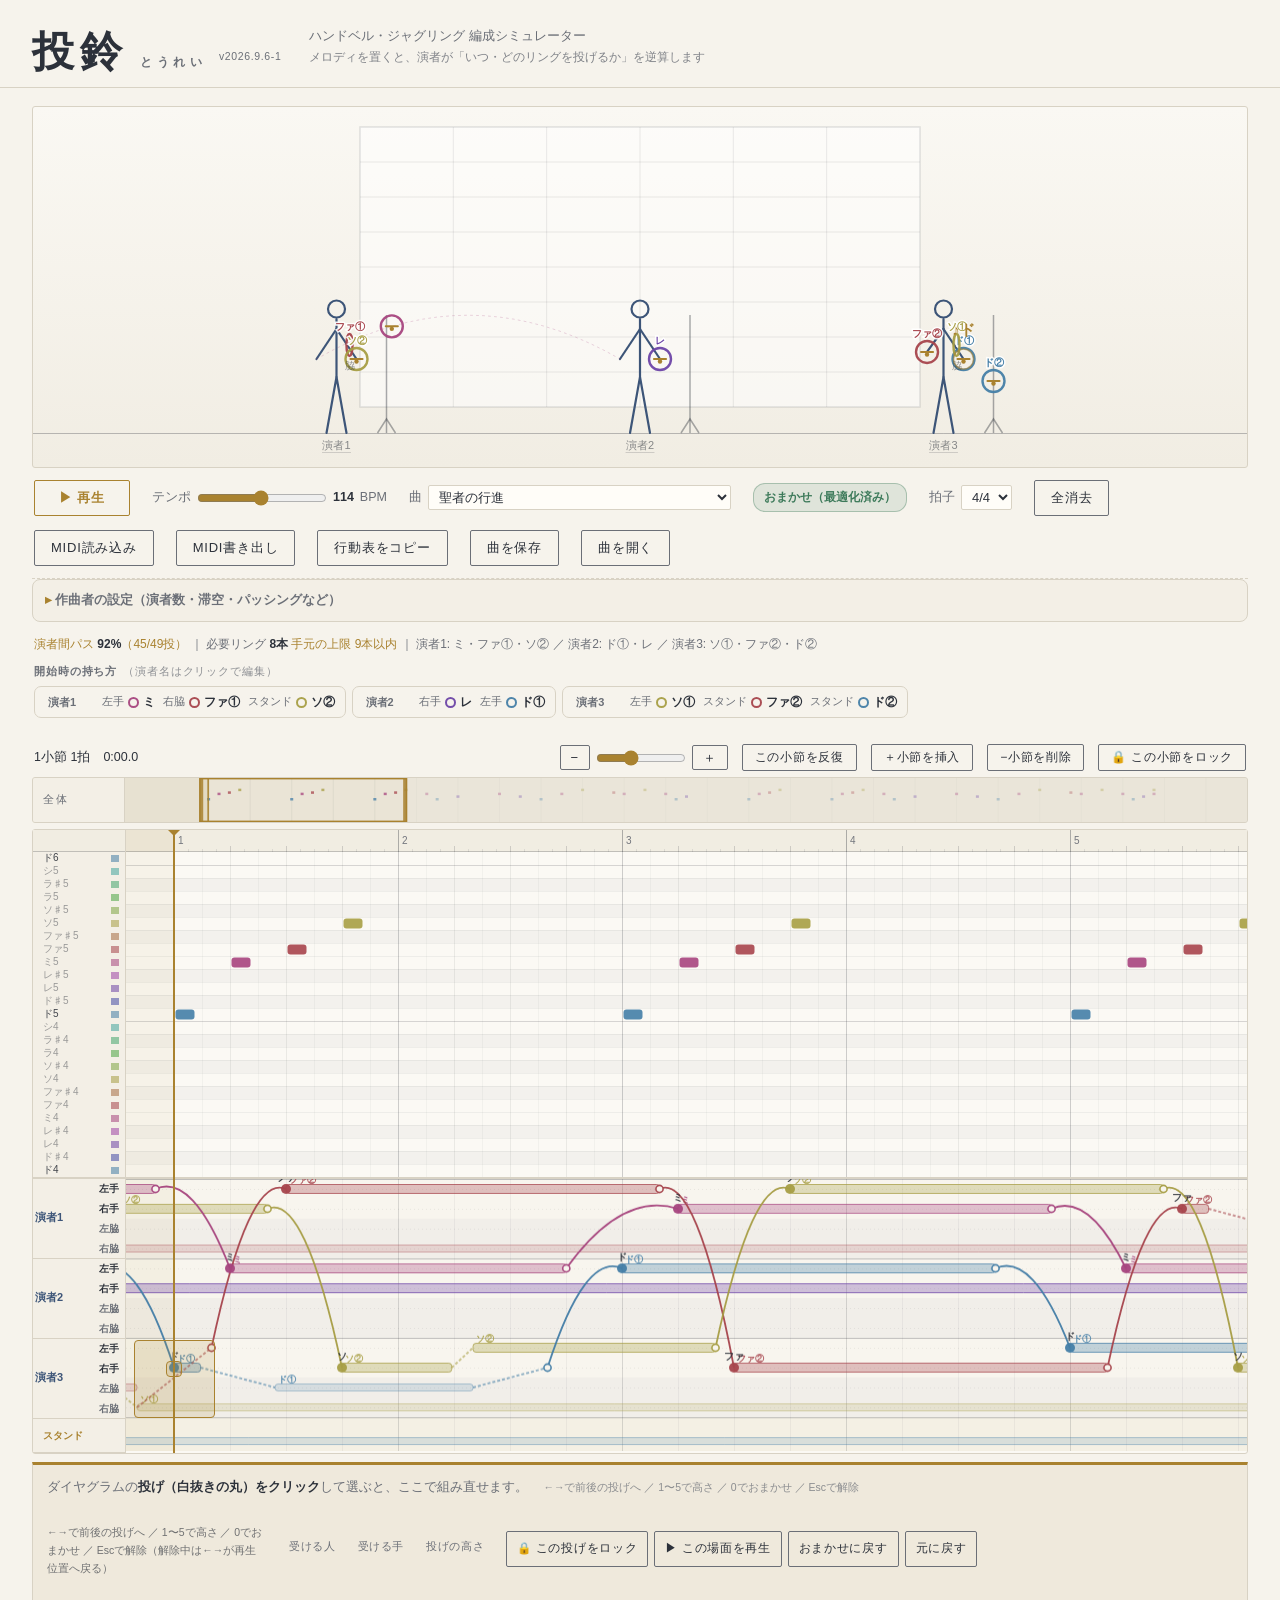
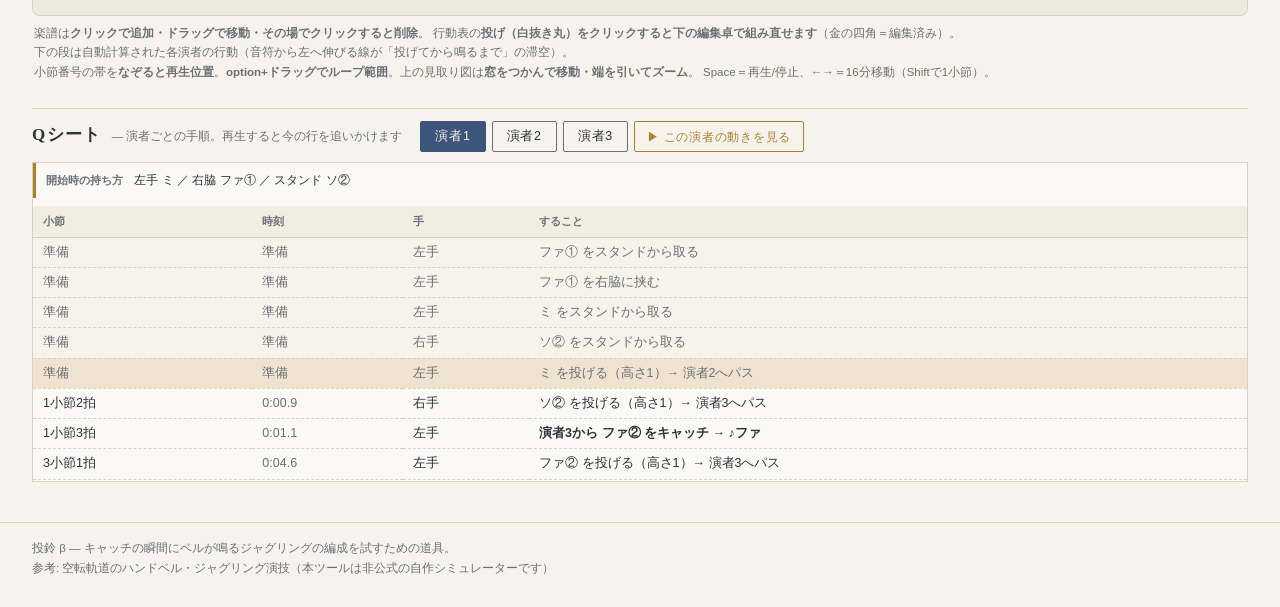
<file: index.html>
<!DOCTYPE html>
<html lang="ja">
<head>
<meta charset="UTF-8">
<meta name="viewport" content="width=device-width, initial-scale=1.0">
<title>投鈴 — ハンドベル・ジャグリング シミュレーター</title>
<link rel="stylesheet" href="css/style.css?v=29">
</head>
<body>
<header>
  <div class="title-block">
    <h1>投鈴<span class="reading">とうれい</span><span id="app-version">v2026.9.6-1</span></h1>
  </div>
  <p class="subtitle">ハンドベル・ジャグリング 編成シミュレーター<br>
    <span class="note">メロディを置くと、演者が「いつ・どのリングを投げるか」を逆算します</span></p>
</header>

<main>
  <section id="stage-wrap">
    <canvas id="stage"></canvas>
    <input id="stage-name" maxlength="8" aria-label="演者名">
  </section>

  <section id="transport">
    <button id="btn-play" class="primary">▶ 再生</button>
    <label class="tempo">テンポ
      <input type="range" id="inp-bpm" min="30" max="200" step="1" value="90"
        aria-label="テンポ（BPM）">
      <span id="bpm-val">90</span> BPM</label>
    <label>曲
      <select id="sel-preset"></select>
    </label>
    <span id="status-badge"></span>
    <label>拍子
      <select id="sel-meter" aria-label="拍子" title="小節の区切り方。音符の位置は変わらず、小節線と小節番号の数え方が変わる">
        <option value="4">4/4</option>
        <option value="3">3/4</option>
        <option value="2">2/4</option>
        <option value="6">6/8</option>
        <option value="5">5/4</option>
      </select>
    </label>
    <button id="btn-clear">全消去</button>
    <span class="spacer"></span>
    <button id="btn-more-toggle" type="button" class="mini-wide" aria-expanded="false" aria-controls="transport-more">その他の操作 ▾</button>
    <span id="transport-more">
      <button id="btn-load-midi">MIDI読み込み</button>
      <input type="file" id="inp-midi-file" accept=".mid,.midi,audio/midi" hidden>
      <button id="btn-midi">MIDI書き出し</button>
      <button id="btn-copy">行動表をコピー</button>
      <button id="btn-save-json" title="いまの音符と設定を1つのJSONファイルに書き出す（tools/analyze.mjs にそのまま渡せる）">曲を保存</button>
      <button id="btn-open-json" title="書き出したJSONを読み込んで、音符と設定を丸ごと復元する">曲を開く</button>
      <input type="file" id="inp-json-file" accept=".json,application/json" hidden>
    </span>
  </section>

  <!-- 作曲者向けの設定群（2026-08-26 レビュー A）。演者数・滞空・脇の本数・スタンド持ち替え・
       パッシング・リング上限・振り・音ズレ補正・無理のなさは、振付を組む側の道具であって
       演出家が触るものではない。既定は折りたたみ、開いたときだけ出す。 -->
  <details id="composer-settings">
    <summary>作曲者の設定（演者数・滞空・パッシングなど）</summary>
  <section id="config">
    <label>演者 <input type="number" id="inp-performers" min="1" max="5" value="3"> 人</label>
    <label>滞空時間 <input type="range" id="inp-flight" min="0.7" max="1.4" step="0.05" value="1.2">
      <span id="flight-val">1.2</span> 秒<span id="flight-height" class="sub-note"></span></label>
    <label>脇に挟める数 <input type="number" id="inp-waki" min="0" max="3" value="1"> 本</label>
    <label>スタンド持ち替え <input type="number" id="inp-stand" min="1" max="8" step="0.5" value="2"> 秒</label>
    <label>パッシング
      <select id="sel-pass">
        <option value="more" selected>多め</option>
        <option value="natural">自然に</option>
        <option value="off">なし</option>
      </select></label>
    <label title="用意するリングの総数の上限。空欄なら制限なし。同じ音のリングを複数本使う（連打対策）は自動で行われ、この上限の中に収まる">リング上限 <input type="number" id="inp-rings" min="3" max="20" placeholder="なし"> 本</label>
    <label class="check"><input type="checkbox" id="inp-shake" checked> 間に合わない音はフレーズ末でのみ振って鳴らす</label>
    <label class="av-sync" title="イヤホンやスピーカーの遅延で映像が音より先に動くとき、映像を遅らせて合わせる。Safariは遅延を自動検出できないため手動で調整する（Bluetoothなら150〜250msが目安）。この端末にだけ保存され、曲データには含まれない">
      音ズレ補正 <input type="range" id="inp-avsync" min="0" max="400" step="10" value="0">
      <span id="avsync-val">0</span>ms</label>
  </section>

  <details id="effort-panel">
    <summary>無理のなさ（人にとっての難しさをどう重く見るか）</summary>
    <div class="effort-grid">
      <label>手の余裕
        <select id="eff-gap">
          <option value="0.4">0.4秒（詰めてよい）</option>
          <option value="0.6" selected>0.6秒（標準）</option>
          <option value="0.8">0.8秒（ゆったり）</option>
          <option value="1.0">1.0秒（かなり余裕）</option>
        </select>
        <i>同じ手が続けて動くとき空けたい時間</i></label>
      <label>投げの高さの上限
        <select id="eff-level">
          <option value="2">高さ2まで</option>
          <option value="3">高さ3まで</option>
          <option value="4">高さ4まで</option>
          <option value="5" selected>制限なし</option>
        </select>
        <i>これを超える投げを避ける</i></label>
      <label>高さを揃える
        <select id="eff-even">
          <option value="0">気にしない</option>
          <option value="0.2" selected>ほどほど</option>
          <option value="0.6">よく揃える</option>
        </select>
        <i>同じ手の投げの高さを変えない</i></label>
      <label>演者の均等さ
        <select id="eff-load">
          <option value="0">気にしない</option>
          <option value="3" selected>ほどほど</option>
          <option value="8">よく均す</option>
        </select>
        <i>一人に動作が集中しないようにする</i></label>
      <label>遠い演者へのパス
        <select id="eff-far">
          <option value="0">許す</option>
          <option value="0.05" selected>控えめ</option>
          <option value="0.3">避ける</option>
        </select>
        <i>隣でない演者へ投げる距離の長いパス</i></label>
      <label>脇側の腕を使わない
        <select id="eff-arm">
          <option value="0">気にしない</option>
          <option value="0.1" selected>ほどほど</option>
          <option value="0.4">強く避ける</option>
        </select>
        <i>脇に挟んでいる側の腕でのキャッチを避ける</i></label>
      <label>リングの本数
        <select id="eff-ring">
          <option value="0.02">気にしない</option>
          <option value="0.1" selected>ほどほど</option>
          <option value="0.5">なるべく減らす</option>
        </select>
        <i>用意する鈴の総数</i></label>
    </div>
    <p class="effort-note" id="effort-now"></p>
  </details>
  </details>

  <div id="ring-summary"></div>
  <div id="start-layout"></div>
  <div id="notice" hidden></div>
  <div id="warnings" hidden></div>

  <section id="score-area">
    <div id="score-toolbar">
      <span id="pos-readout" title="現在位置（小節・拍 ／ 経過時間）" aria-hidden="true">1小節 1拍　0:00.0</span>
      <span id="pos-sr" class="sr-only" role="status" aria-live="polite" aria-atomic="true"></span>
      <span class="spacer"></span>
      <span class="zoom-group" title="ズーム（⌘＋ホイールでも）">
        <button id="btn-zoom-out" class="mini" aria-label="縮小">−</button>
        <input type="range" id="inp-zoom" min="10" max="140" value="56" aria-label="ズーム">
        <button id="btn-zoom-in" class="mini" aria-label="拡大">＋</button>
      </span>
      <button id="btn-loop-bar" class="mini-wide"
        title="いまの小節を繰り返して稽古する（ルーラーを option+ドラッグすると任意の範囲）">この小節を反復</button>
      <button id="btn-loop-clear" class="mini-wide" hidden>ループ解除</button>
      <button id="btn-bar-insert" class="mini-wide"
        title="再生位置の小節の前に空の1小節を入れ、以降の音符を後ろへずらす">＋小節を挿入</button>
      <button id="btn-bar-delete" class="mini-wide"
        title="再生位置の小節を消し、以降の音符を前へつめる（この小節の音符は消える）">−小節を削除</button>
      <button id="btn-bar-undo" class="mini-wide" hidden
        title="直前の小節操作を取り消す">取り消す</button>
      <button id="btn-bar-lock" class="mini-wide"
        title="再生位置の小節の全ての投げを今の形のまま凍結する。もう一度押すと解除">🔒 この小節をロック</button>
    </div>
    <div class="nav-row">
      <div class="nav-gutter">全体</div>
      <div id="nav-body"><canvas id="navigator"></canvas></div>
    </div>
    <div class="score-row">
      <div class="gutter-col">
        <div class="ruler-stub"></div>
        <canvas id="pr-gutter"></canvas>
        <div id="tl-gutter"></div>
      </div>
      <div id="scroll-area">
        <canvas id="ruler"></canvas>
        <div id="ruler-hit" role="group" aria-label="再生位置のルーラー（option+ドラッグでループ範囲）"
        title="なぞって再生位置・option+ドラッグでループ範囲"></div>
        <canvas id="pianoroll"></canvas>
        <canvas id="timeline"></canvas>
        <div id="playhead" hidden></div>
      </div>
    </div>
    <!-- 組み直しの編集卓（DAWのインスペクタ風・常設。2026-08-26 本人方針
         「この編集画面こそがクライアントが一番使うもの」）。浮きポップオーバーは廃止 -->
    <section id="edit-strip" aria-label="投げの編集">
      <div class="es-empty" id="es-empty">
        ダイヤグラムの<b>投げ（白抜きの丸）をクリック</b>して選ぶと、ここで組み直せます。
        <span class="es-keys">←→で前後の投げへ ／ 1〜5で高さ ／ 0でおまかせ ／ Escで解除</span>
      </div>
      <div class="es-body" id="es-body" hidden>
        <div class="es-id">
          <div class="es-note" id="es-note"></div>
          <div class="es-route" id="es-route"></div>
          <!-- 選択中はこの一行（2026-09-04 レビュー#7）。以前は空欄のときだけ出ていて、
               投げを選んだ瞬間に消えるため「←→で再生位置を動かせない理由」が画面から
               読み取れなかった（設計上は妥当な仕様だが、その説明が見えなくなっていた） -->
          <div class="es-keys-active">←→で前後の投げへ ／ 1〜5で高さ ／ 0でおまかせ ／ Escで解除（解除中は←→が再生位置へ戻る）</div>
        </div>
        <div class="es-groups">
          <div class="es-group">
            <div class="es-label">受ける人</div>
            <div class="es-seg" id="es-perf"></div>
          </div>
          <div class="es-group">
            <div class="es-label">受ける手</div>
            <div class="es-seg" id="es-hand"></div>
          </div>
          <div class="es-group">
            <div class="es-label">投げの高さ</div>
            <div class="es-seg" id="es-level"></div>
          </div>
        </div>
        <div class="es-actions">
          <button type="button" id="es-lock" title="この投げを今の形（投げ手・受け手・高さ）のまま凍結する。他を編集しても動かない">🔒 この投げをロック</button>
          <button type="button" id="es-play">▶ この場面を再生</button>
          <button type="button" id="es-auto">おまかせに戻す</button>
          <button type="button" id="es-undo" disabled>元に戻す</button>
        </div>
        <div class="es-status" id="es-status"></div>
      </div>
      <!-- 変更の履歴（2026-09-04 レビューB）。選択の有無に関わらず表示する
           （選択を外した後も「元に戻す」で戻せることが分かるように）。
           行のクリックは時間を巻き戻すのではなく該当の投げへ飛ぶだけ。時間を戻すのは
           上の「元に戻す」ボタン（履歴を1件ずつ多段で取り消す） -->
      <div class="es-history" id="es-history" hidden>
        <div class="es-history-head">変更の履歴（直近5件）</div>
        <ol id="es-history-list"></ol>
      </div>
    </section>
    <p class="hint"><span class="edit-only">楽譜は<b>クリックで追加・ドラッグで移動・その場でクリックすると削除</b>。
      行動表の<b>投げ（白抜き丸）をクリックすると下の編集卓で組み直せます</b>（金の四角＝編集済み）。
      <button type="button" id="btn-clear-fixes" hidden>✎ 編集をすべて解除</button><br></span>
      下の段は自動計算された各演者の行動（音符から左へ伸びる線が「投げてから鳴るまで」の滞空）。<br>
      小節番号の帯を<b>なぞると再生位置</b>。<span class="edit-only"><b>option+ドラッグでループ範囲</b>。上の見取り図は<b>窓をつかんで移動・端を引いてズーム</b>。
      Space＝再生/停止、←→＝16分移動（Shiftで1小節）。</span></p>
  </section>

  <section id="cuesheet">
    <div id="cuesheet-head">
      <h2>Qシート<span class="cuesheet-sub">— 演者ごとの手順。再生すると今の行を追いかけます</span></h2>
      <div id="cuesheet-tabs" role="tablist" aria-label="演者を選ぶ"></div>
    </div>
    <div id="cuesheet-body" role="tabpanel"></div>
  </section>

  <!-- 演者1人分の動きを大きく見るモーダル（Qシートの「動きを見る」から開く） -->
  <div id="solo-modal" hidden role="dialog" aria-modal="true" aria-labelledby="solo-title">
    <div id="solo-panel">
      <div id="solo-head">
        <h2 id="solo-title">演者の動き</h2>
        <span class="spacer"></span>
        <button id="solo-close" class="mini-wide" aria-label="閉じる">閉じる ✕</button>
      </div>
      <canvas id="solo-stage"></canvas>
      <div id="solo-now">—</div>
      <div id="solo-controls">
        <button id="solo-play" class="primary">▶ 再生</button>
        <button id="solo-prev" class="mini-wide">◀ 前の動作</button>
        <button id="solo-next" class="mini-wide">次の動作 ▶</button>
        <span class="spacer"></span>
        <label class="solo-speed">速さ
          <input type="range" id="solo-speed" min="0.25" max="1" step="0.05" value="0.5"
            aria-label="再生の速さ">
          <span id="solo-speed-val">0.5</span>倍</label>
      </div>
    </div>
  </div>
</main>

<footer>
  <p>投鈴 β — キャッチの瞬間にベルが鳴るジャグリングの編成を試すための道具。<br>
  参考: 空転軌道のハンドベル・ジャグリング演技（本ツールは非公式の自作シミュレーターです）</p>
</footer>

<script src="js/presets.js?v=3"></script>
<script src="js/songfile.js?v=5"></script>
<script src="js/songs.js?v=33"></script>
  <script src="js/seeds.js?v=12"></script>
  <script src="js/frozen.js?v=2"></script>
<script src="js/scheduler.js?v=31"></script>
<script src="js/audio.js?v=1"></script>
<script src="js/midi.js?v=2"></script>
<script src="js/pianoroll.js?v=3"></script>
<script src="js/navigator.js?v=1"></script>
<script src="js/timeline.js?v=7"></script>
<script src="js/stage.js?v=11"></script>
<script src="js/main.js?v=47"></script>
</body>
</html>
</file>
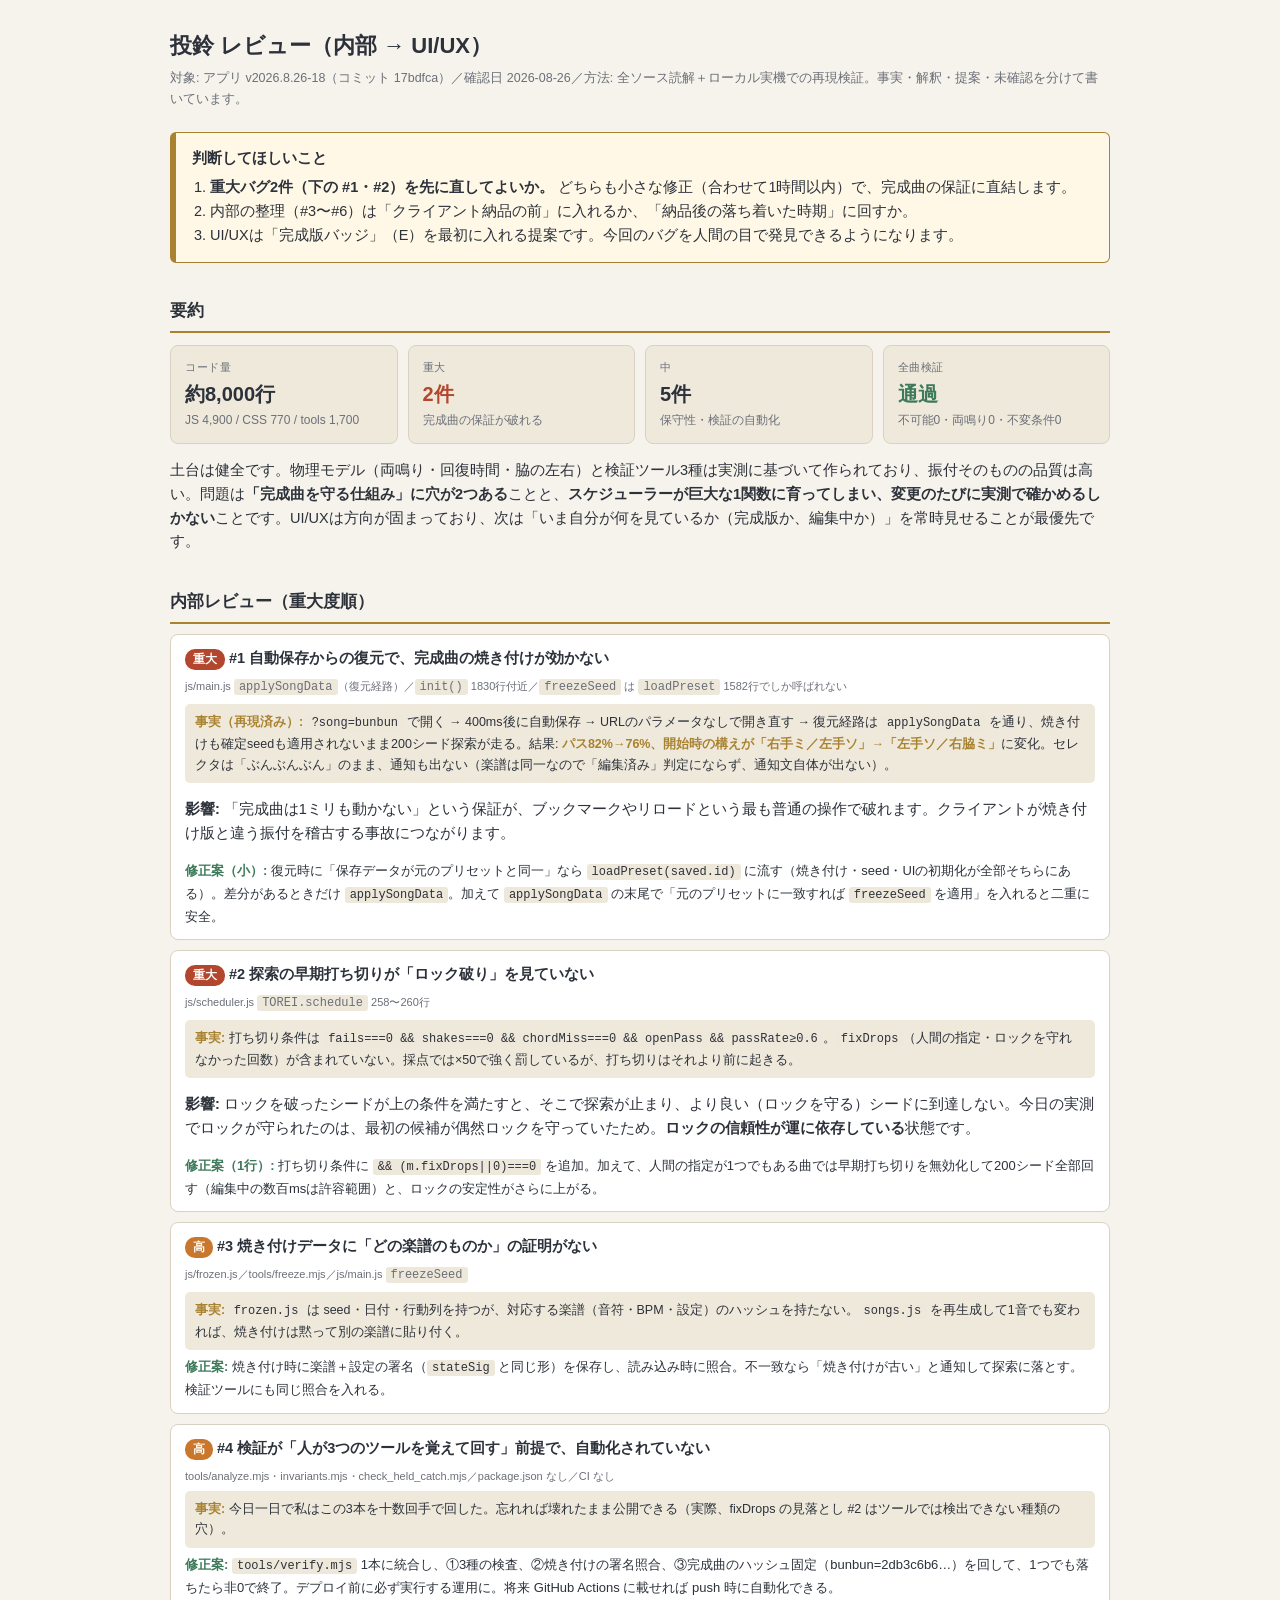
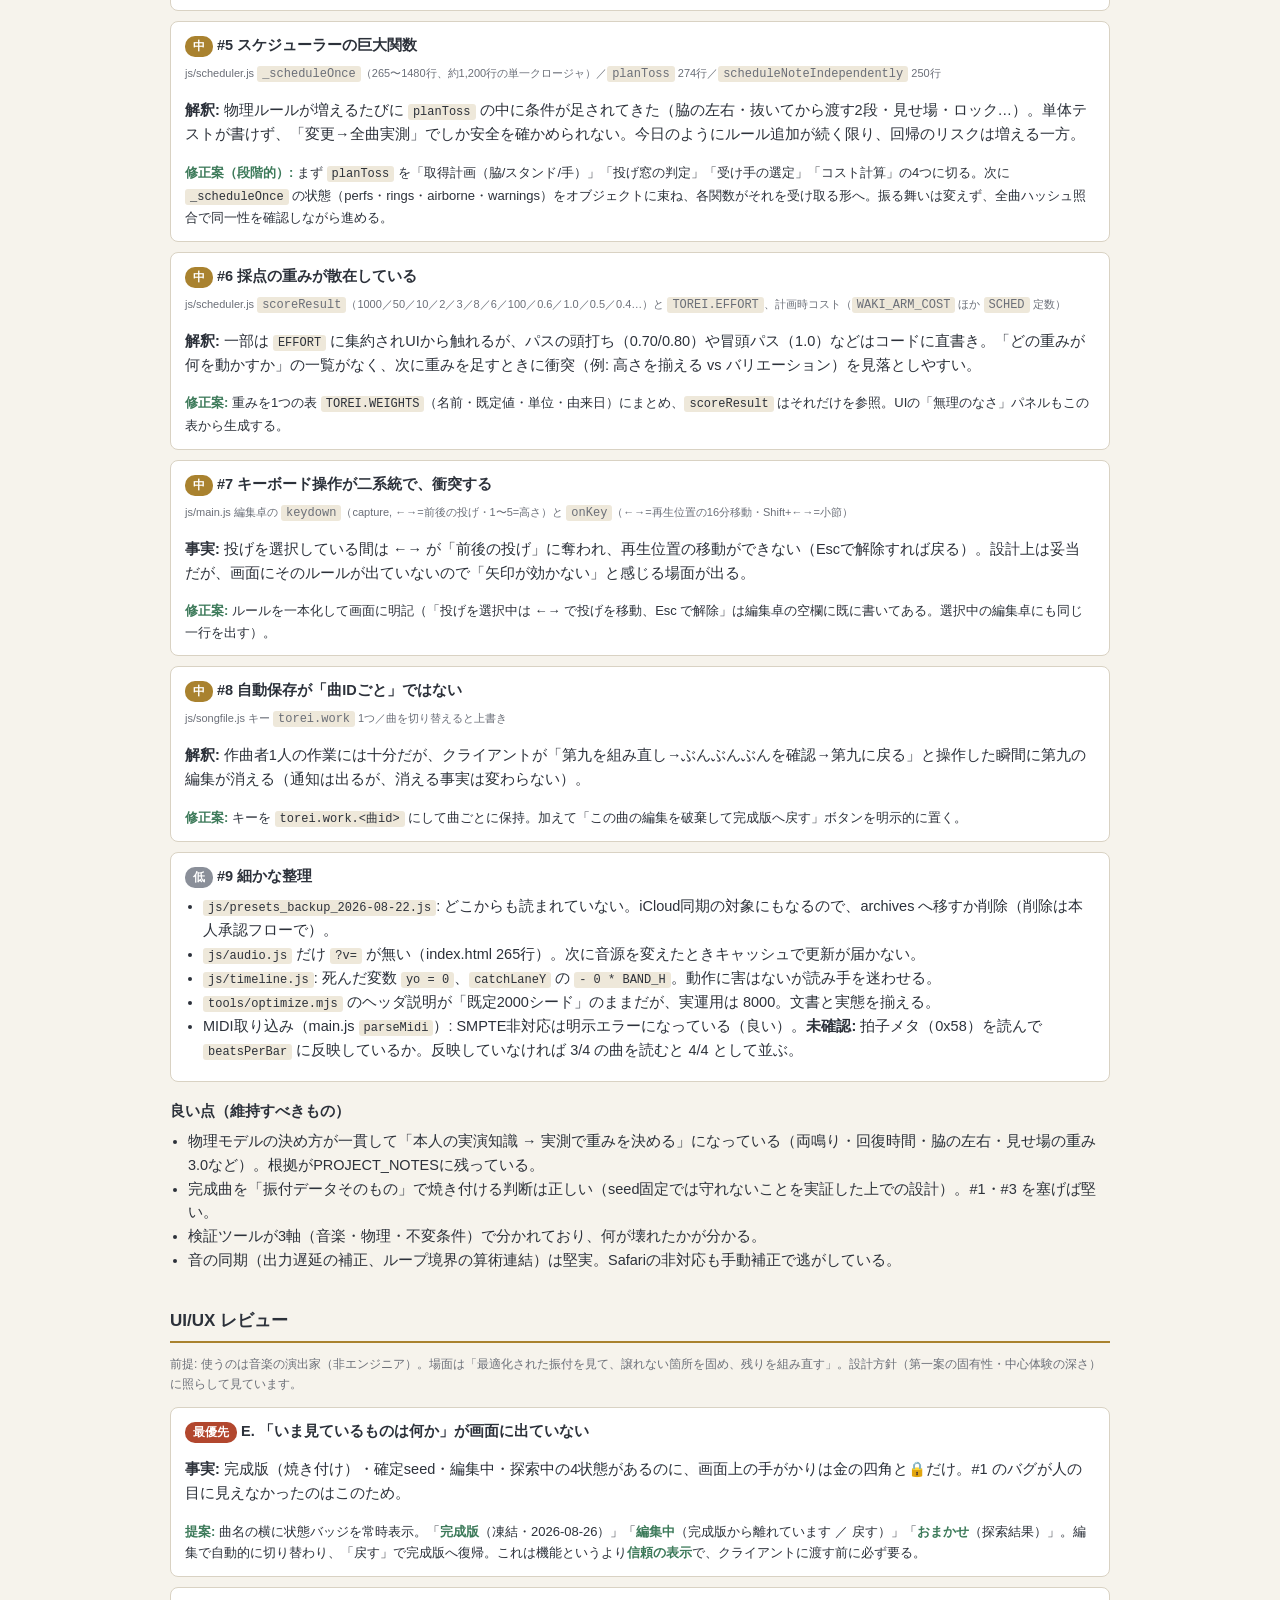
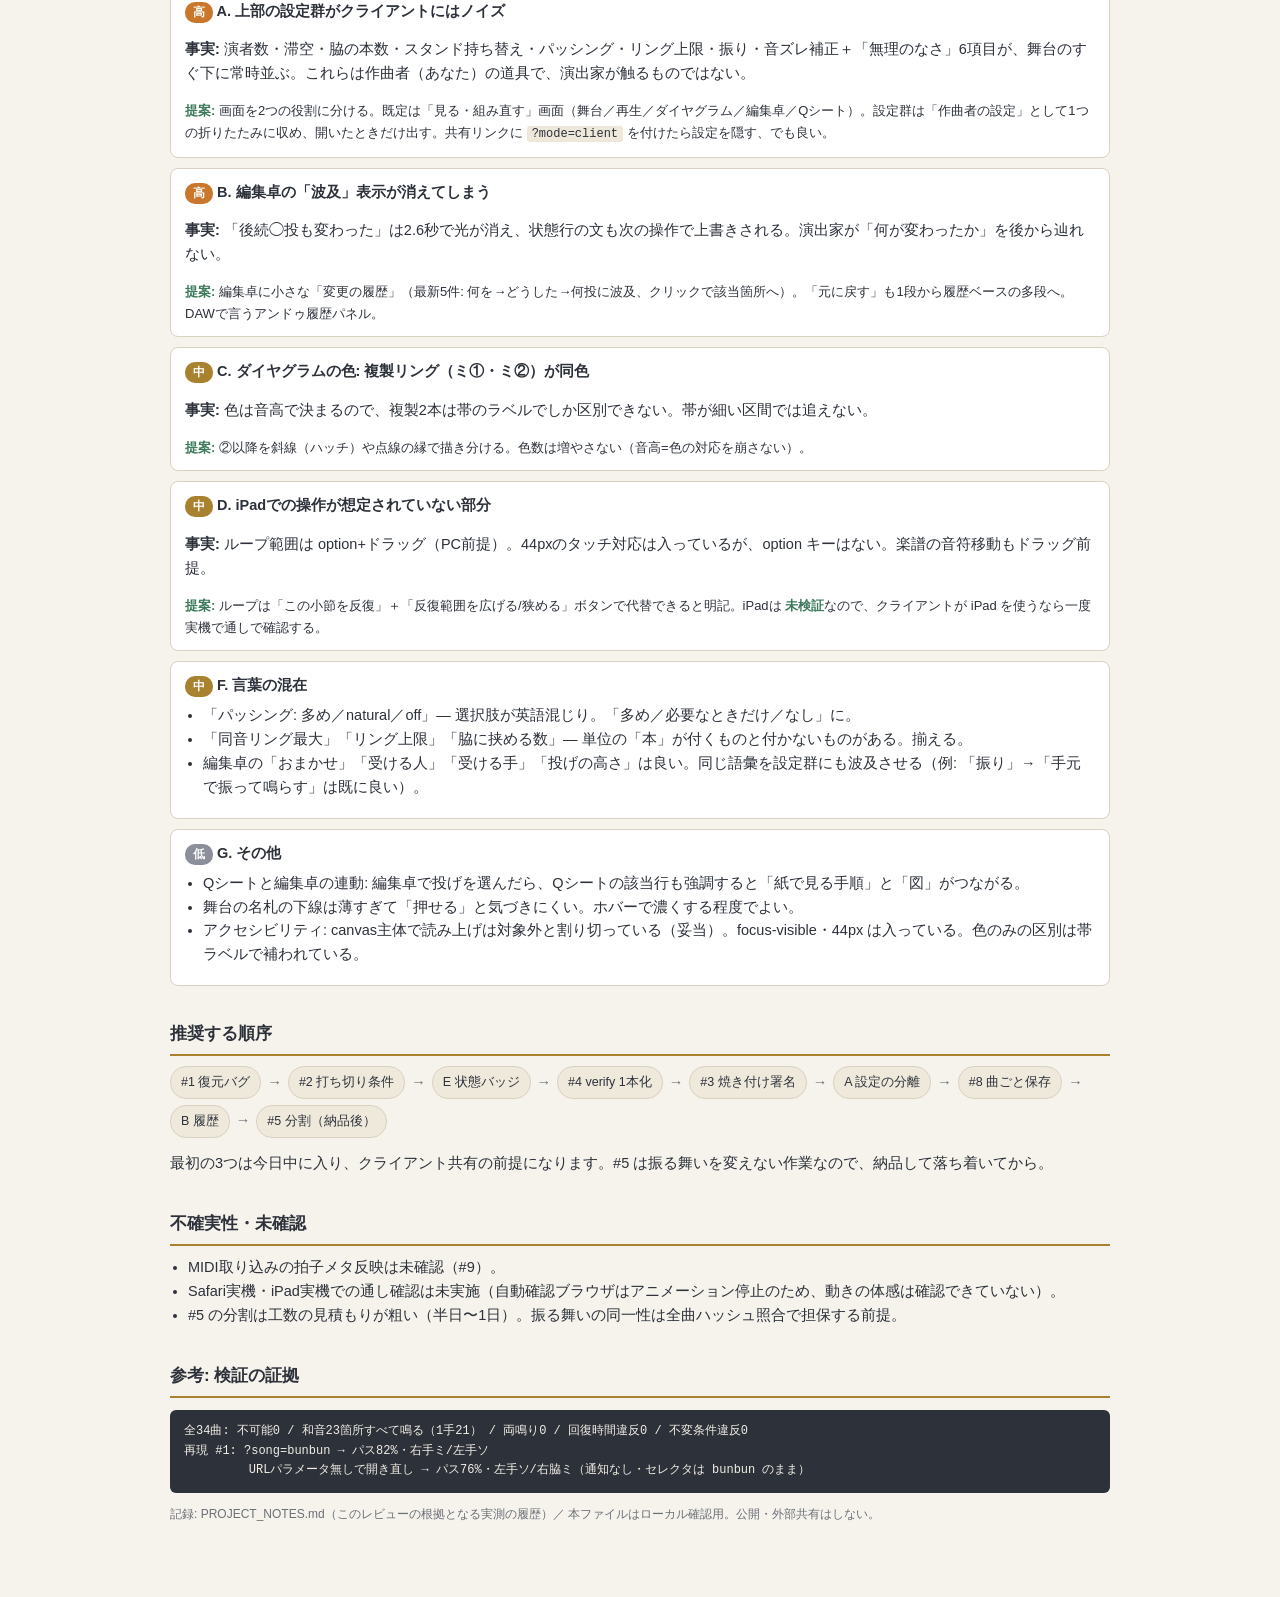
<file: docs/review_2026-08-26.html>
<!DOCTYPE html>
<html lang="ja">
<head>
<meta charset="UTF-8">
<meta name="viewport" content="width=device-width, initial-scale=1.0">
<title>投鈴 レビュー 2026-08-26 — 内部とUI/UX</title>
<style>
  :root { --ink:#2c313a; --soft:#6b6f78; --paper:#f6f3ec; --panel:#efe9dc; --line:#d9d2c3; --brass:#a9822f; --warn:#b2472e; --ok:#3d7a5a; }
  * { box-sizing: border-box; }
  body { margin:0; font-family:"Hiragino Sans","Hiragino Kaku Gothic ProN",sans-serif; color:var(--ink); background:var(--paper); line-height:1.65; font-size:14.5px; }
  main { max-width: 980px; margin: 0 auto; padding: 28px 20px 80px; }
  h1 { font-size: 22px; margin: 0 0 4px; }
  .meta { color: var(--soft); font-size: 12.5px; margin-bottom: 22px; }
  h2 { font-size: 17px; margin: 34px 0 10px; padding-bottom: 6px; border-bottom: 2px solid var(--brass); }
  h3 { font-size: 14.5px; margin: 18px 0 6px; }
  .ask { background: #fff8e6; border: 1px solid var(--brass); border-left: 6px solid var(--brass); padding: 14px 16px; border-radius: 6px; }
  .ask ol { margin: 6px 0 0 18px; padding: 0; }
  .cards { display: grid; grid-template-columns: repeat(auto-fit, minmax(200px, 1fr)); gap: 10px; margin: 12px 0; }
  .card { background: var(--panel); border: 1px solid var(--line); border-radius: 8px; padding: 12px 14px; }
  .card .k { font-size: 11px; color: var(--soft); letter-spacing: .06em; }
  .card .v { font-size: 20px; font-weight: 700; margin-top: 2px; }
  .card .s { font-size: 12px; color: var(--soft); }
  table { border-collapse: collapse; width: 100%; font-size: 13px; margin: 8px 0 14px; background: #fff; }
  th, td { border: 1px solid var(--line); padding: 7px 9px; vertical-align: top; text-align: left; }
  th { background: var(--panel); font-weight: 600; white-space: nowrap; }
  .sev { display:inline-block; padding:1px 8px; border-radius: 10px; font-size: 11.5px; font-weight: 700; color:#fff; white-space: nowrap; }
  .s1 { background: var(--warn); } .s2 { background: #c8772c; } .s3 { background: var(--brass); } .s4 { background: #8a8f99; } .s0 { background: var(--ok); }
  code { font-family: ui-monospace, Menlo, monospace; font-size: 12px; background: #eee8da; padding: 1px 5px; border-radius: 3px; }
  pre { background: #2c313a; color: #f2eee4; padding: 12px 14px; border-radius: 6px; font-size: 12px; overflow-x: auto; }
  .finding { border: 1px solid var(--line); border-radius: 8px; padding: 12px 14px; margin: 10px 0; background: #fff; }
  .finding h3 { margin: 0 0 6px; }
  .tag { font-size: 11px; color: var(--soft); }
  .ev { margin: 6px 0; padding: 8px 10px; background: var(--panel); border-radius: 5px; font-size: 12.5px; }
  .ev b { color: var(--brass); }
  .fix { margin-top: 6px; font-size: 13px; }
  .fix b { color: var(--ok); }
  ul { margin: 6px 0 6px 18px; padding: 0; }
  .small { font-size: 12px; color: var(--soft); }
  .flow { display:flex; flex-wrap:wrap; gap:6px; align-items:center; margin: 8px 0; }
  .flow span { background: var(--panel); border:1px solid var(--line); padding: 5px 10px; border-radius: 16px; font-size: 12.5px; }
  .flow em { font-style: normal; color: var(--soft); }
  @media (max-width: 640px) { body { font-size: 14px; } th, td { padding: 6px; } }
</style>
</head>
<body>
<main>
  <h1>投鈴 レビュー（内部 → UI/UX）</h1>
  <div class="meta">対象: アプリ v2026.8.26-18（コミット 17bdfca）／確認日 2026-08-26／方法: 全ソース読解＋ローカル実機での再現検証。事実・解釈・提案・未確認を分けて書いています。</div>

  <section class="ask">
    <strong>判断してほしいこと</strong>
    <ol>
      <li><b>重大バグ2件（下の #1・#2）を先に直してよいか。</b> どちらも小さな修正（合わせて1時間以内）で、完成曲の保証に直結します。</li>
      <li>内部の整理（#3〜#6）は「クライアント納品の前」に入れるか、「納品後の落ち着いた時期」に回すか。</li>
      <li>UI/UXは「完成版バッジ」（E）を最初に入れる提案です。今回のバグを人間の目で発見できるようになります。</li>
    </ol>
  </section>

  <h2>要約</h2>
  <div class="cards">
    <div class="card"><div class="k">コード量</div><div class="v">約8,000行</div><div class="s">JS 4,900 / CSS 770 / tools 1,700</div></div>
    <div class="card"><div class="k">重大</div><div class="v" style="color:var(--warn)">2件</div><div class="s">完成曲の保証が破れる</div></div>
    <div class="card"><div class="k">中</div><div class="v">5件</div><div class="s">保守性・検証の自動化</div></div>
    <div class="card"><div class="k">全曲検証</div><div class="v" style="color:var(--ok)">通過</div><div class="s">不可能0・両鳴り0・不変条件0</div></div>
  </div>
  <p>土台は健全です。物理モデル（両鳴り・回復時間・脇の左右）と検証ツール3種は実測に基づいて作られており、振付そのものの品質は高い。問題は<b>「完成曲を守る仕組み」に穴が2つある</b>ことと、<b>スケジューラーが巨大な1関数に育ってしまい、変更のたびに実測で確かめるしかない</b>ことです。UI/UXは方向が固まっており、次は「いま自分が何を見ているか（完成版か、編集中か）」を常時見せることが最優先です。</p>

  <h2>内部レビュー（重大度順）</h2>

  <div class="finding">
    <h3><span class="sev s1">重大</span> #1 自動保存からの復元で、完成曲の焼き付けが効かない</h3>
    <div class="tag">js/main.js <code>applySongData</code>（復元経路）／<code>init()</code> 1830行付近／<code>freezeSeed</code> は <code>loadPreset</code> 1582行でしか呼ばれない</div>
    <div class="ev"><b>事実（再現済み）:</b> <code>?song=bunbun</code> で開く → 400ms後に自動保存 → URLのパラメータなしで開き直す → 復元経路は <code>applySongData</code> を通り、焼き付けも確定seedも適用されないまま200シード探索が走る。結果: <b>パス82%→76%、開始時の構えが「右手ミ／左手ソ」→「左手ソ／右脇ミ」</b>に変化。セレクタは「ぶんぶんぶん」のまま、通知も出ない（楽譜は同一なので「編集済み」判定にならず、通知文自体が出ない）。</div>
    <p><b>影響:</b> 「完成曲は1ミリも動かない」という保証が、ブックマークやリロードという最も普通の操作で破れます。クライアントが焼き付け版と違う振付を稽古する事故につながります。</p>
    <div class="fix"><b>修正案（小）:</b> 復元時に「保存データが元のプリセットと同一」なら <code>loadPreset(saved.id)</code> に流す（焼き付け・seed・UIの初期化が全部そちらにある）。差分があるときだけ <code>applySongData</code>。加えて <code>applySongData</code> の末尾で「元のプリセットに一致すれば <code>freezeSeed</code> を適用」を入れると二重に安全。</div>
  </div>

  <div class="finding">
    <h3><span class="sev s1">重大</span> #2 探索の早期打ち切りが「ロック破り」を見ていない</h3>
    <div class="tag">js/scheduler.js <code>TOREI.schedule</code> 258〜260行</div>
    <div class="ev"><b>事実:</b> 打ち切り条件は <code>fails===0 &amp;&amp; shakes===0 &amp;&amp; chordMiss===0 &amp;&amp; openPass &amp;&amp; passRate≥0.6</code>。<code>fixDrops</code>（人間の指定・ロックを守れなかった回数）が含まれていない。採点では×50で強く罰しているが、打ち切りはそれより前に起きる。</div>
    <p><b>影響:</b> ロックを破ったシードが上の条件を満たすと、そこで探索が止まり、より良い（ロックを守る）シードに到達しない。今日の実測でロックが守られたのは、最初の候補が偶然ロックを守っていたため。<b>ロックの信頼性が運に依存している</b>状態です。</p>
    <div class="fix"><b>修正案（1行）:</b> 打ち切り条件に <code>&amp;&amp; (m.fixDrops||0)===0</code> を追加。加えて、人間の指定が1つでもある曲では早期打ち切りを無効化して200シード全部回す（編集中の数百msは許容範囲）と、ロックの安定性がさらに上がる。</div>
  </div>

  <div class="finding">
    <h3><span class="sev s2">高</span> #3 焼き付けデータに「どの楽譜のものか」の証明がない</h3>
    <div class="tag">js/frozen.js／tools/freeze.mjs／js/main.js <code>freezeSeed</code></div>
    <div class="ev"><b>事実:</b> <code>frozen.js</code> は seed・日付・行動列を持つが、対応する楽譜（音符・BPM・設定）のハッシュを持たない。<code>songs.js</code> を再生成して1音でも変われば、焼き付けは黙って別の楽譜に貼り付く。</div>
    <div class="fix"><b>修正案:</b> 焼き付け時に楽譜＋設定の署名（<code>stateSig</code> と同じ形）を保存し、読み込み時に照合。不一致なら「焼き付けが古い」と通知して探索に落とす。検証ツールにも同じ照合を入れる。</div>
  </div>

  <div class="finding">
    <h3><span class="sev s2">高</span> #4 検証が「人が3つのツールを覚えて回す」前提で、自動化されていない</h3>
    <div class="tag">tools/analyze.mjs・invariants.mjs・check_held_catch.mjs／package.json なし／CI なし</div>
    <div class="ev"><b>事実:</b> 今日一日で私はこの3本を十数回手で回した。忘れれば壊れたまま公開できる（実際、fixDrops の見落とし #2 はツールでは検出できない種類の穴）。</div>
    <div class="fix"><b>修正案:</b> <code>tools/verify.mjs</code> 1本に統合し、①3種の検査、②焼き付けの署名照合、③完成曲のハッシュ固定（bunbun=2db3c6b6…）を回して、1つでも落ちたら非0で終了。デプロイ前に必ず実行する運用に。将来 GitHub Actions に載せれば push 時に自動化できる。</div>
  </div>

  <div class="finding">
    <h3><span class="sev s3">中</span> #5 スケジューラーの巨大関数</h3>
    <div class="tag">js/scheduler.js <code>_scheduleOnce</code>（265〜1480行、約1,200行の単一クロージャ）／<code>planToss</code> 274行／<code>scheduleNoteIndependently</code> 250行</div>
    <p><b>解釈:</b> 物理ルールが増えるたびに <code>planToss</code> の中に条件が足されてきた（脇の左右・抜いてから渡す2段・見せ場・ロック…）。単体テストが書けず、「変更→全曲実測」でしか安全を確かめられない。今日のようにルール追加が続く限り、回帰のリスクは増える一方。</p>
    <div class="fix"><b>修正案（段階的）:</b> まず <code>planToss</code> を「取得計画（脇/スタンド/手）」「投げ窓の判定」「受け手の選定」「コスト計算」の4つに切る。次に <code>_scheduleOnce</code> の状態（perfs・rings・airborne・warnings）をオブジェクトに束ね、各関数がそれを受け取る形へ。振る舞いは変えず、全曲ハッシュ照合で同一性を確認しながら進める。</div>
  </div>

  <div class="finding">
    <h3><span class="sev s3">中</span> #6 採点の重みが散在している</h3>
    <div class="tag">js/scheduler.js <code>scoreResult</code>（1000／50／10／2／3／8／6／100／0.6／1.0／0.5／0.4…）と <code>TOREI.EFFORT</code>、計画時コスト（<code>WAKI_ARM_COST</code> ほか <code>SCHED</code> 定数）</div>
    <p><b>解釈:</b> 一部は <code>EFFORT</code> に集約されUIから触れるが、パスの頭打ち（0.70/0.80）や冒頭パス（1.0）などはコードに直書き。「どの重みが何を動かすか」の一覧がなく、次に重みを足すときに衝突（例: 高さを揃える vs バリエーション）を見落としやすい。</p>
    <div class="fix"><b>修正案:</b> 重みを1つの表 <code>TOREI.WEIGHTS</code>（名前・既定値・単位・由来日）にまとめ、<code>scoreResult</code> はそれだけを参照。UIの「無理のなさ」パネルもこの表から生成する。</div>
  </div>

  <div class="finding">
    <h3><span class="sev s3">中</span> #7 キーボード操作が二系統で、衝突する</h3>
    <div class="tag">js/main.js 編集卓の <code>keydown</code>（capture, ←→=前後の投げ・1〜5=高さ）と <code>onKey</code>（←→=再生位置の16分移動・Shift+←→=小節）</div>
    <p><b>事実:</b> 投げを選択している間は ←→ が「前後の投げ」に奪われ、再生位置の移動ができない（Escで解除すれば戻る）。設計上は妥当だが、画面にそのルールが出ていないので「矢印が効かない」と感じる場面が出る。</p>
    <div class="fix"><b>修正案:</b> ルールを一本化して画面に明記（「投げを選択中は ←→ で投げを移動、Esc で解除」は編集卓の空欄に既に書いてある。選択中の編集卓にも同じ一行を出す）。</div>
  </div>

  <div class="finding">
    <h3><span class="sev s3">中</span> #8 自動保存が「曲IDごと」ではない</h3>
    <div class="tag">js/songfile.js キー <code>torei.work</code> 1つ／曲を切り替えると上書き</div>
    <p><b>解釈:</b> 作曲者1人の作業には十分だが、クライアントが「第九を組み直し→ぶんぶんぶんを確認→第九に戻る」と操作した瞬間に第九の編集が消える（通知は出るが、消える事実は変わらない）。</p>
    <div class="fix"><b>修正案:</b> キーを <code>torei.work.&lt;曲id&gt;</code> にして曲ごとに保持。加えて「この曲の編集を破棄して完成版へ戻す」ボタンを明示的に置く。</div>
  </div>

  <div class="finding">
    <h3><span class="sev s4">低</span> #9 細かな整理</h3>
    <ul>
      <li><code>js/presets_backup_2026-08-22.js</code>: どこからも読まれていない。iCloud同期の対象にもなるので、archives へ移すか削除（削除は本人承認フローで）。</li>
      <li><code>js/audio.js</code> だけ <code>?v=</code> が無い（index.html 265行）。次に音源を変えたときキャッシュで更新が届かない。</li>
      <li><code>js/timeline.js</code>: 死んだ変数 <code>yo = 0</code>、<code>catchLaneY</code> の <code>- 0 * BAND_H</code>。動作に害はないが読み手を迷わせる。</li>
      <li><code>tools/optimize.mjs</code> のヘッダ説明が「既定2000シード」のままだが、実運用は 8000。文書と実態を揃える。</li>
      <li>MIDI取り込み（main.js <code>parseMidi</code>）: SMPTE非対応は明示エラーになっている（良い）。<b>未確認:</b> 拍子メタ（0x58）を読んで <code>beatsPerBar</code> に反映しているか。反映していなければ 3/4 の曲を読むと 4/4 として並ぶ。</li>
    </ul>
  </div>

  <h3>良い点（維持すべきもの）</h3>
  <ul>
    <li>物理モデルの決め方が一貫して「本人の実演知識 → 実測で重みを決める」になっている（両鳴り・回復時間・脇の左右・見せ場の重み3.0など）。根拠がPROJECT_NOTESに残っている。</li>
    <li>完成曲を「振付データそのもの」で焼き付ける判断は正しい（seed固定では守れないことを実証した上での設計）。#1・#3 を塞げば堅い。</li>
    <li>検証ツールが3軸（音楽・物理・不変条件）で分かれており、何が壊れたかが分かる。</li>
    <li>音の同期（出力遅延の補正、ループ境界の算術連結）は堅実。Safariの非対応も手動補正で逃がしている。</li>
  </ul>

  <h2>UI/UX レビュー</h2>
  <p class="small">前提: 使うのは音楽の演出家（非エンジニア）。場面は「最適化された振付を見て、譲れない箇所を固め、残りを組み直す」。設計方針（第一案の固有性・中心体験の深さ）に照らして見ています。</p>

  <div class="finding">
    <h3><span class="sev s1">最優先</span> E. 「いま見ているものは何か」が画面に出ていない</h3>
    <p><b>事実:</b> 完成版（焼き付け）・確定seed・編集中・探索中の4状態があるのに、画面上の手がかりは金の四角と🔒だけ。#1 のバグが人の目に見えなかったのはこのため。</p>
    <div class="fix"><b>提案:</b> 曲名の横に状態バッジを常時表示。「<b>完成版</b>（凍結・2026-08-26）」「<b>編集中</b>（完成版から離れています ／ 戻す）」「<b>おまかせ</b>（探索結果）」。編集で自動的に切り替わり、「戻す」で完成版へ復帰。これは機能というより<b>信頼の表示</b>で、クライアントに渡す前に必ず要る。</div>
  </div>

  <div class="finding">
    <h3><span class="sev s2">高</span> A. 上部の設定群がクライアントにはノイズ</h3>
    <p><b>事実:</b> 演者数・滞空・脇の本数・スタンド持ち替え・パッシング・リング上限・振り・音ズレ補正＋「無理のなさ」6項目が、舞台のすぐ下に常時並ぶ。これらは作曲者（あなた）の道具で、演出家が触るものではない。</p>
    <div class="fix"><b>提案:</b> 画面を2つの役割に分ける。既定は「見る・組み直す」画面（舞台／再生／ダイヤグラム／編集卓／Qシート）。設定群は「作曲者の設定」として1つの折りたたみに収め、開いたときだけ出す。共有リンクに <code>?mode=client</code> を付けたら設定を隠す、でも良い。</div>
  </div>

  <div class="finding">
    <h3><span class="sev s2">高</span> B. 編集卓の「波及」表示が消えてしまう</h3>
    <p><b>事実:</b> 「後続◯投も変わった」は2.6秒で光が消え、状態行の文も次の操作で上書きされる。演出家が「何が変わったか」を後から辿れない。</p>
    <div class="fix"><b>提案:</b> 編集卓に小さな「変更の履歴」（最新5件: 何を→どうした→何投に波及、クリックで該当箇所へ）。「元に戻す」も1段から履歴ベースの多段へ。DAWで言うアンドゥ履歴パネル。</div>
  </div>

  <div class="finding">
    <h3><span class="sev s3">中</span> C. ダイヤグラムの色: 複製リング（ミ①・ミ②）が同色</h3>
    <p><b>事実:</b> 色は音高で決まるので、複製2本は帯のラベルでしか区別できない。帯が細い区間では追えない。</p>
    <div class="fix"><b>提案:</b> ②以降を斜線（ハッチ）や点線の縁で描き分ける。色数は増やさない（音高=色の対応を崩さない）。</div>
  </div>

  <div class="finding">
    <h3><span class="sev s3">中</span> D. iPadでの操作が想定されていない部分</h3>
    <p><b>事実:</b> ループ範囲は option+ドラッグ（PC前提）。44pxのタッチ対応は入っているが、option キーはない。楽譜の音符移動もドラッグ前提。</p>
    <div class="fix"><b>提案:</b> ループは「この小節を反復」＋「反復範囲を広げる/狭める」ボタンで代替できると明記。iPadは <b>未検証</b>なので、クライアントが iPad を使うなら一度実機で通しで確認する。</div>
  </div>

  <div class="finding">
    <h3><span class="sev s3">中</span> F. 言葉の混在</h3>
    <ul>
      <li>「パッシング: 多め／natural／off」— 選択肢が英語混じり。「多め／必要なときだけ／なし」に。</li>
      <li>「同音リング最大」「リング上限」「脇に挟める数」— 単位の「本」が付くものと付かないものがある。揃える。</li>
      <li>編集卓の「おまかせ」「受ける人」「受ける手」「投げの高さ」は良い。同じ語彙を設定群にも波及させる（例: 「振り」→「手元で振って鳴らす」は既に良い）。</li>
    </ul>
  </div>

  <div class="finding">
    <h3><span class="sev s4">低</span> G. その他</h3>
    <ul>
      <li>Qシートと編集卓の連動: 編集卓で投げを選んだら、Qシートの該当行も強調すると「紙で見る手順」と「図」がつながる。</li>
      <li>舞台の名札の下線は薄すぎて「押せる」と気づきにくい。ホバーで濃くする程度でよい。</li>
      <li>アクセシビリティ: canvas主体で読み上げは対象外と割り切っている（妥当）。focus-visible・44px は入っている。色のみの区別は帯ラベルで補われている。</li>
    </ul>
  </div>

  <h2>推奨する順序</h2>
  <div class="flow">
    <span>#1 復元バグ</span><em>→</em><span>#2 打ち切り条件</span><em>→</em><span>E 状態バッジ</span><em>→</em><span>#4 verify 1本化</span><em>→</em><span>#3 焼き付け署名</span><em>→</em><span>A 設定の分離</span><em>→</em><span>#8 曲ごと保存</span><em>→</em><span>B 履歴</span><em>→</em><span>#5 分割（納品後）</span>
  </div>
  <p>最初の3つは今日中に入り、クライアント共有の前提になります。#5 は振る舞いを変えない作業なので、納品して落ち着いてから。</p>

  <h2>不確実性・未確認</h2>
  <ul>
    <li>MIDI取り込みの拍子メタ反映は未確認（#9）。</li>
    <li>Safari実機・iPad実機での通し確認は未実施（自動確認ブラウザはアニメーション停止のため、動きの体感は確認できていない）。</li>
    <li>#5 の分割は工数の見積もりが粗い（半日〜1日）。振る舞いの同一性は全曲ハッシュ照合で担保する前提。</li>
  </ul>

  <h2>参考: 検証の証拠</h2>
  <pre>全34曲: 不可能0 / 和音23箇所すべて鳴る（1手21） / 両鳴り0 / 回復時間違反0 / 不変条件違反0
再現 #1: ?song=bunbun → パス82%・右手ミ/左手ソ
         URLパラメータ無しで開き直し → パス76%・左手ソ/右脇ミ（通知なし・セレクタは bunbun のまま）</pre>
  <p class="small">記録: PROJECT_NOTES.md（このレビューの根拠となる実測の履歴）／ 本ファイルはローカル確認用。公開・外部共有はしない。</p>
</main>
</body>
</html>
</file>
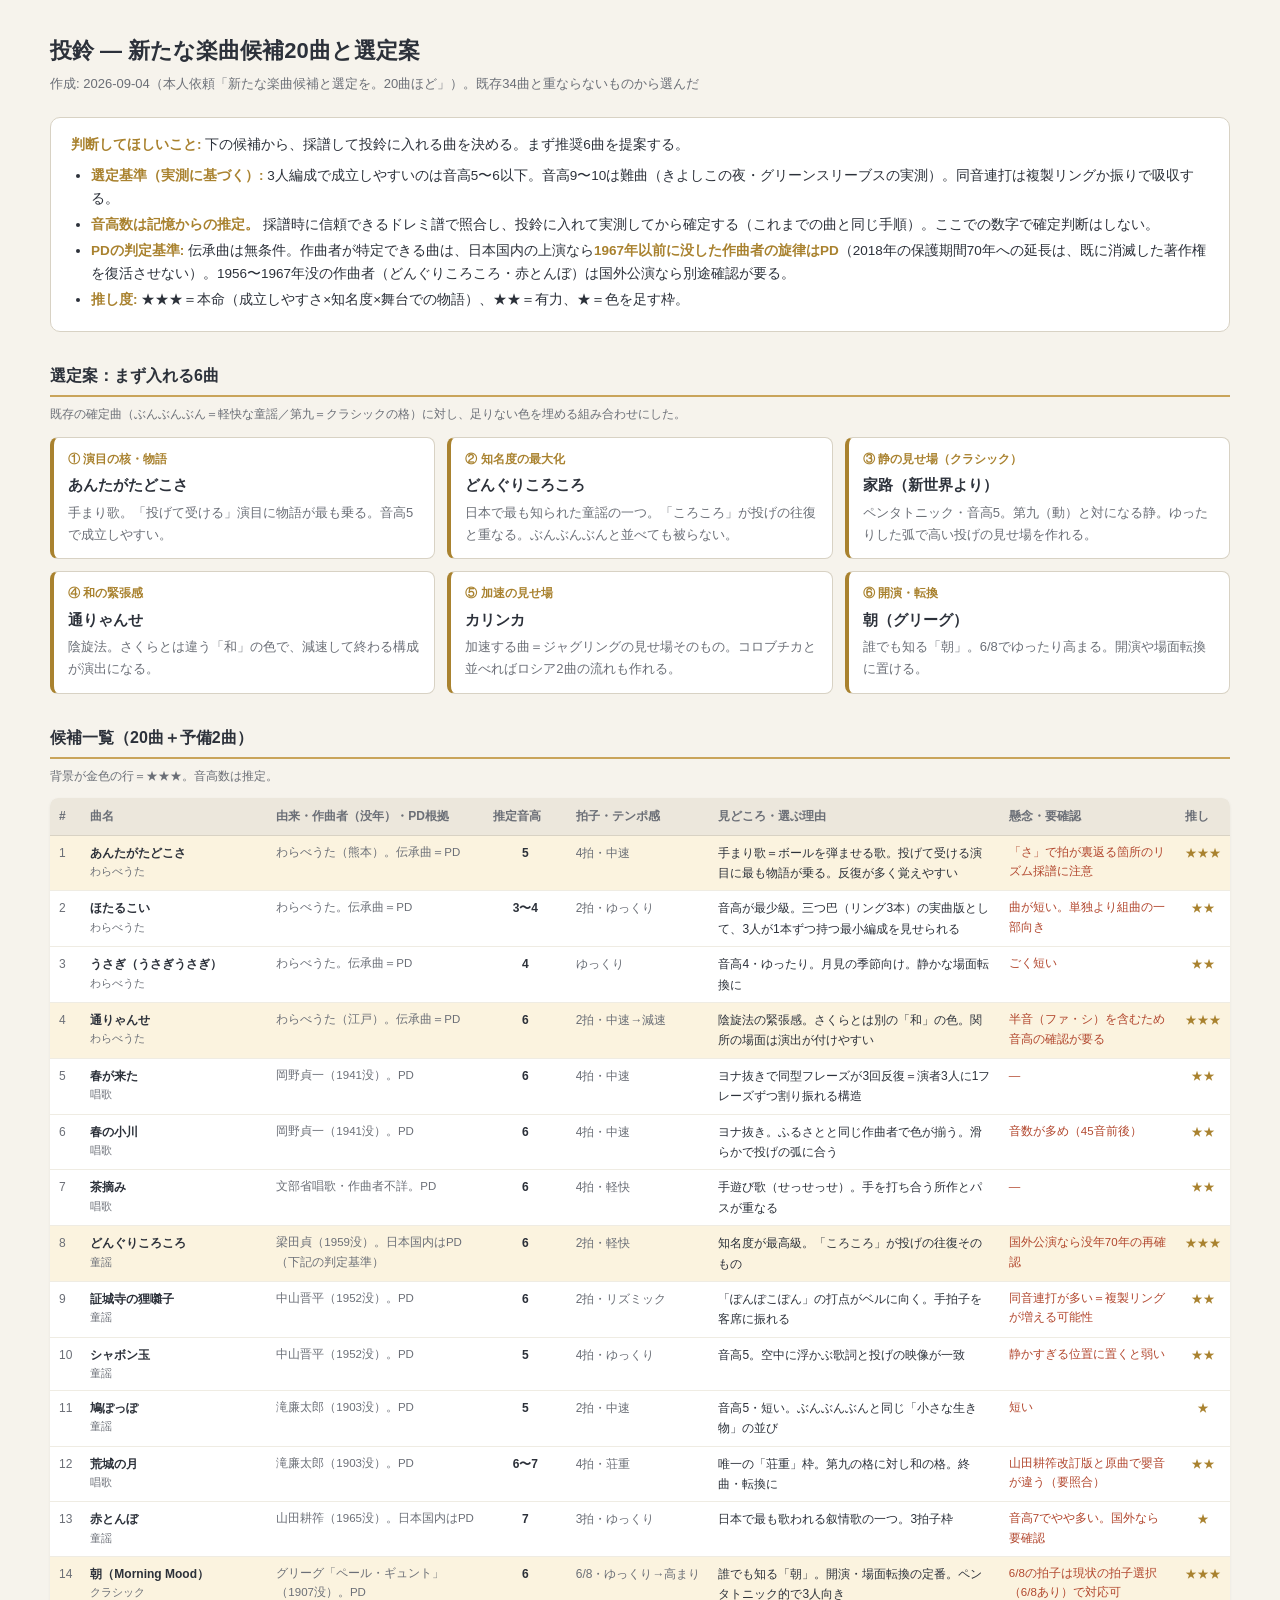
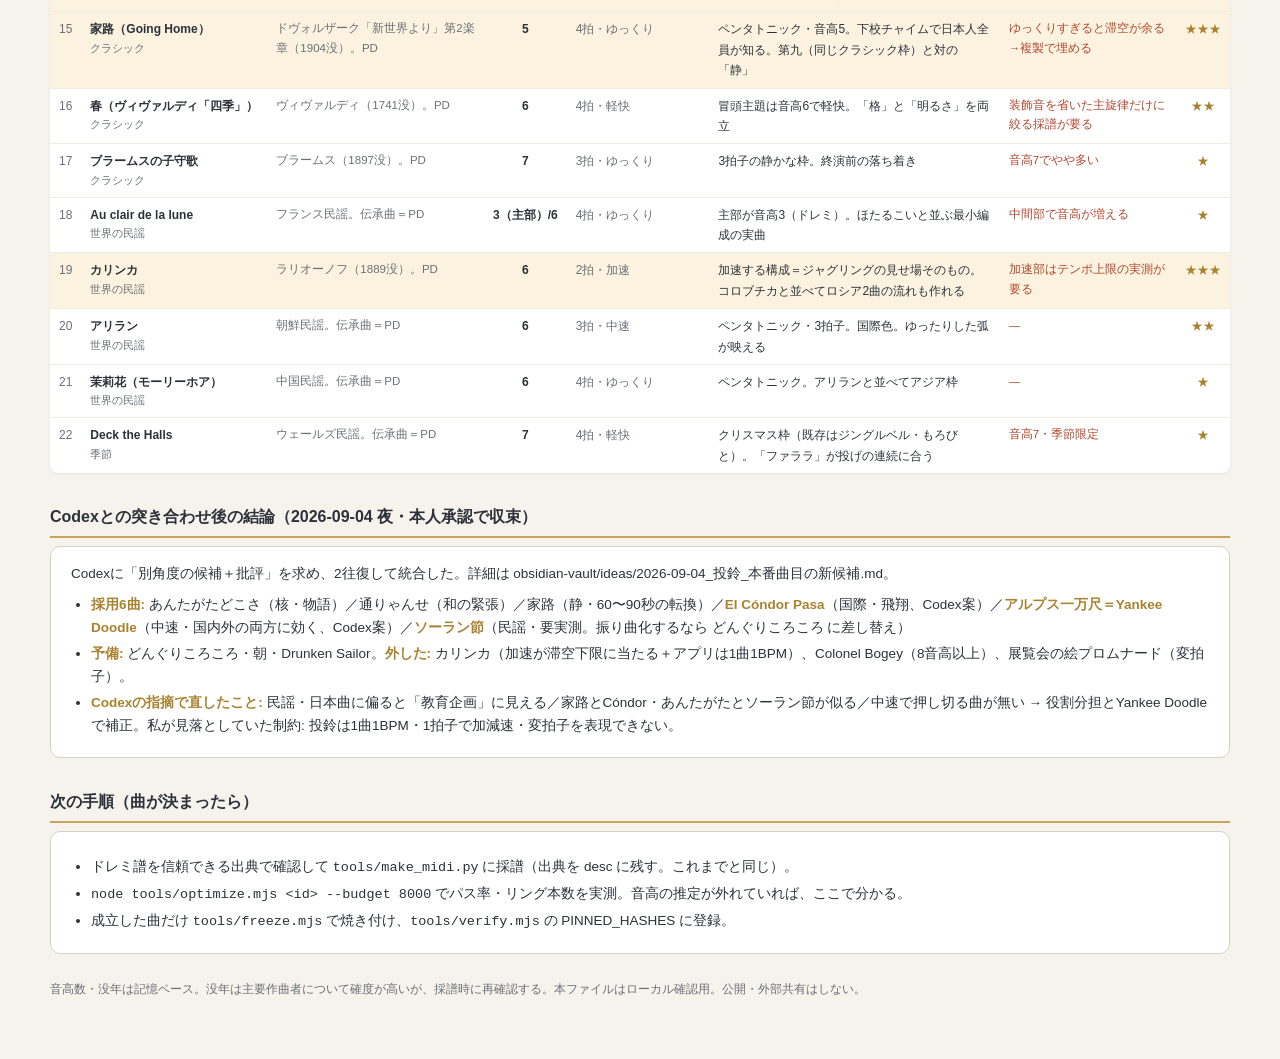
<file: docs/song_candidates_2026-09-04.html>
<!DOCTYPE html>
<html lang="ja"><head><meta charset="UTF-8"><meta name="viewport" content="width=device-width, initial-scale=1.0">
<title>投鈴 — 新たな楽曲候補20曲と選定案（2026-09-04）</title>
<style>
:root{--paper:#f6f3ec;--paper-deep:#ece7dc;--ink:#2c313a;--ink-soft:#6b6f77;--line:#d8d2c4;--brass:#a9822f;--brass-soft:#c9a45a;--performer:#3d5578;--warn:#b2472e}
*{box-sizing:border-box} body{margin:0;padding:32px 28px 60px;background:var(--paper);color:var(--ink);font-family:-apple-system,"Hiragino Sans",sans-serif;line-height:1.7}
.wrap{max-width:1180px;margin:0 auto} h1{font-size:22px;margin:0 0 4px} .sub{color:var(--ink-soft);font-size:13px;margin-bottom:22px}
.box{background:#fff;border:1px solid var(--line);border-radius:10px;padding:16px 20px;margin-bottom:22px;font-size:13.5px}
.box b{color:var(--brass)} .box ul{margin:8px 0 0;padding-left:20px} .box li{margin:3px 0}
h2{font-size:16px;margin:30px 0 8px;border-bottom:2px solid var(--brass-soft);padding-bottom:6px}
.pick{display:grid;grid-template-columns:repeat(auto-fit,minmax(300px,1fr));gap:12px;margin:12px 0 6px}
.card{background:#fff;border:1px solid var(--line);border-left:4px solid var(--brass);border-radius:8px;padding:12px 14px;font-size:13px}
.card h3{margin:0 0 4px;font-size:14.5px} .card .role{color:var(--brass);font-size:11.5px;font-weight:600;margin-bottom:4px}
.card p{margin:0;color:var(--ink-soft)}
table{width:100%;border-collapse:collapse;background:#fff;border-radius:8px;overflow:hidden;box-shadow:0 1px 3px rgba(0,0,0,.06);font-size:12px}
th{background:var(--paper-deep);text-align:left;padding:8px 9px;font-weight:600;color:var(--ink-soft);border-bottom:1px solid var(--line);white-space:nowrap}
td{padding:7px 9px;border-bottom:1px solid #efece3;vertical-align:top} tr:last-child td{border-bottom:none}
tr.tier3{background:#fbf3df} td.rank{color:var(--ink-soft);width:22px} td.name{font-weight:600;white-space:nowrap}
.cat{display:block;font-weight:400;font-size:10.5px;color:var(--ink-soft)} td.src{color:var(--ink-soft);font-size:11.5px;min-width:150px}
td.num{text-align:center;white-space:nowrap;font-weight:700} td.meta{white-space:nowrap;color:var(--ink-soft)}
td.why{min-width:220px} td.risk{color:var(--warn);font-size:11.5px;min-width:150px} td.push{white-space:nowrap;color:var(--brass);text-align:center}
.foot{margin-top:26px;font-size:11.5px;color:var(--ink-soft)}
.legend{font-size:11.5px;color:var(--ink-soft);margin:8px 0 12px}
</style></head><body><div class="wrap">
<h1>投鈴 — 新たな楽曲候補20曲と選定案</h1>
<div class="sub">作成: 2026-09-04（本人依頼「新たな楽曲候補と選定を。20曲ほど」）。既存34曲と重ならないものから選んだ</div>

<div class="box"><b>判断してほしいこと:</b> 下の候補から、採譜して投鈴に入れる曲を決める。まず推奨6曲を提案する。
<ul>
<li><b>選定基準（実測に基づく）:</b> 3人編成で成立しやすいのは音高5〜6以下。音高9〜10は難曲（きよしこの夜・グリーンスリーブスの実測）。同音連打は複製リングか振りで吸収する。</li>
<li><b>音高数は記憶からの推定。</b> 採譜時に信頼できるドレミ譜で照合し、投鈴に入れて実測してから確定する（これまでの曲と同じ手順）。ここでの数字で確定判断はしない。</li>
<li><b>PDの判定基準:</b> 伝承曲は無条件。作曲者が特定できる曲は、日本国内の上演なら<b>1967年以前に没した作曲者の旋律はPD</b>（2018年の保護期間70年への延長は、既に消滅した著作権を復活させない）。1956〜1967年没の作曲者（どんぐりころころ・赤とんぼ）は国外公演なら別途確認が要る。</li>
<li><b>推し度:</b> ★★★＝本命（成立しやすさ×知名度×舞台での物語）、★★＝有力、★＝色を足す枠。</li>
</ul></div>

<h2>選定案：まず入れる6曲</h2>
<div class="legend">既存の確定曲（ぶんぶんぶん＝軽快な童謡／第九＝クラシックの格）に対し、足りない色を埋める組み合わせにした。</div>
<div class="pick">
<div class="card"><div class="role">① 演目の核・物語</div><h3>あんたがたどこさ</h3><p>手まり歌。「投げて受ける」演目に物語が最も乗る。音高5で成立しやすい。</p></div>
<div class="card"><div class="role">② 知名度の最大化</div><h3>どんぐりころころ</h3><p>日本で最も知られた童謡の一つ。「ころころ」が投げの往復と重なる。ぶんぶんぶんと並べても被らない。</p></div>
<div class="card"><div class="role">③ 静の見せ場（クラシック）</div><h3>家路（新世界より）</h3><p>ペンタトニック・音高5。第九（動）と対になる静。ゆったりした弧で高い投げの見せ場を作れる。</p></div>
<div class="card"><div class="role">④ 和の緊張感</div><h3>通りゃんせ</h3><p>陰旋法。さくらとは違う「和」の色で、減速して終わる構成が演出になる。</p></div>
<div class="card"><div class="role">⑤ 加速の見せ場</div><h3>カリンカ</h3><p>加速する曲＝ジャグリングの見せ場そのもの。コロブチカと並べればロシア2曲の流れも作れる。</p></div>
<div class="card"><div class="role">⑥ 開演・転換</div><h3>朝（グリーグ）</h3><p>誰でも知る「朝」。6/8でゆったり高まる。開演や場面転換に置ける。</p></div>
</div>

<h2>候補一覧（20曲＋予備2曲）</h2>
<div class="legend">背景が金色の行＝★★★。音高数は推定。</div>
<table><thead><tr><th>#</th><th>曲名</th><th>由来・作曲者（没年）・PD根拠</th><th>推定音高</th><th>拍子・テンポ感</th><th>見どころ・選ぶ理由</th><th>懸念・要確認</th><th>推し</th></tr></thead>
<tbody>
<tr class="tier3">
  <td class="rank">1</td>
  <td class="name">あんたがたどこさ<span class="cat">わらべうた</span></td>
  <td class="src">わらべうた（熊本）。伝承曲＝PD</td>
  <td class="num">5</td>
  <td class="meta">4拍・中速</td>
  <td class="why">手まり歌＝ボールを弾ませる歌。投げて受ける演目に最も物語が乗る。反復が多く覚えやすい</td>
  <td class="risk">「さ」で拍が裏返る箇所のリズム採譜に注意</td>
  <td class="ctr push">★★★</td>
</tr>
<tr class="tier2">
  <td class="rank">2</td>
  <td class="name">ほたるこい<span class="cat">わらべうた</span></td>
  <td class="src">わらべうた。伝承曲＝PD</td>
  <td class="num">3〜4</td>
  <td class="meta">2拍・ゆっくり</td>
  <td class="why">音高が最少級。三つ巴（リング3本）の実曲版として、3人が1本ずつ持つ最小編成を見せられる</td>
  <td class="risk">曲が短い。単独より組曲の一部向き</td>
  <td class="ctr push">★★</td>
</tr>
<tr class="tier2">
  <td class="rank">3</td>
  <td class="name">うさぎ（うさぎうさぎ）<span class="cat">わらべうた</span></td>
  <td class="src">わらべうた。伝承曲＝PD</td>
  <td class="num">4</td>
  <td class="meta">ゆっくり</td>
  <td class="why">音高4・ゆったり。月見の季節向け。静かな場面転換に</td>
  <td class="risk">ごく短い</td>
  <td class="ctr push">★★</td>
</tr>
<tr class="tier3">
  <td class="rank">4</td>
  <td class="name">通りゃんせ<span class="cat">わらべうた</span></td>
  <td class="src">わらべうた（江戸）。伝承曲＝PD</td>
  <td class="num">6</td>
  <td class="meta">2拍・中速→減速</td>
  <td class="why">陰旋法の緊張感。さくらとは別の「和」の色。関所の場面は演出が付けやすい</td>
  <td class="risk">半音（ファ・シ）を含むため音高の確認が要る</td>
  <td class="ctr push">★★★</td>
</tr>
<tr class="tier2">
  <td class="rank">5</td>
  <td class="name">春が来た<span class="cat">唱歌</span></td>
  <td class="src">岡野貞一（1941没）。PD</td>
  <td class="num">6</td>
  <td class="meta">4拍・中速</td>
  <td class="why">ヨナ抜きで同型フレーズが3回反復＝演者3人に1フレーズずつ割り振れる構造</td>
  <td class="risk">—</td>
  <td class="ctr push">★★</td>
</tr>
<tr class="tier2">
  <td class="rank">6</td>
  <td class="name">春の小川<span class="cat">唱歌</span></td>
  <td class="src">岡野貞一（1941没）。PD</td>
  <td class="num">6</td>
  <td class="meta">4拍・中速</td>
  <td class="why">ヨナ抜き。ふるさとと同じ作曲者で色が揃う。滑らかで投げの弧に合う</td>
  <td class="risk">音数が多め（45音前後）</td>
  <td class="ctr push">★★</td>
</tr>
<tr class="tier2">
  <td class="rank">7</td>
  <td class="name">茶摘み<span class="cat">唱歌</span></td>
  <td class="src">文部省唱歌・作曲者不詳。PD</td>
  <td class="num">6</td>
  <td class="meta">4拍・軽快</td>
  <td class="why">手遊び歌（せっせっせ）。手を打ち合う所作とパスが重なる</td>
  <td class="risk">—</td>
  <td class="ctr push">★★</td>
</tr>
<tr class="tier3">
  <td class="rank">8</td>
  <td class="name">どんぐりころころ<span class="cat">童謡</span></td>
  <td class="src">梁田貞（1959没）。日本国内はPD（下記の判定基準）</td>
  <td class="num">6</td>
  <td class="meta">2拍・軽快</td>
  <td class="why">知名度が最高級。「ころころ」が投げの往復そのもの</td>
  <td class="risk">国外公演なら没年70年の再確認</td>
  <td class="ctr push">★★★</td>
</tr>
<tr class="tier2">
  <td class="rank">9</td>
  <td class="name">証城寺の狸囃子<span class="cat">童謡</span></td>
  <td class="src">中山晋平（1952没）。PD</td>
  <td class="num">6</td>
  <td class="meta">2拍・リズミック</td>
  <td class="why">「ぽんぽこぽん」の打点がベルに向く。手拍子を客席に振れる</td>
  <td class="risk">同音連打が多い＝複製リングが増える可能性</td>
  <td class="ctr push">★★</td>
</tr>
<tr class="tier2">
  <td class="rank">10</td>
  <td class="name">シャボン玉<span class="cat">童謡</span></td>
  <td class="src">中山晋平（1952没）。PD</td>
  <td class="num">5</td>
  <td class="meta">4拍・ゆっくり</td>
  <td class="why">音高5。空中に浮かぶ歌詞と投げの映像が一致</td>
  <td class="risk">静かすぎる位置に置くと弱い</td>
  <td class="ctr push">★★</td>
</tr>
<tr class="tier1">
  <td class="rank">11</td>
  <td class="name">鳩ぽっぽ<span class="cat">童謡</span></td>
  <td class="src">滝廉太郎（1903没）。PD</td>
  <td class="num">5</td>
  <td class="meta">2拍・中速</td>
  <td class="why">音高5・短い。ぶんぶんぶんと同じ「小さな生き物」の並び</td>
  <td class="risk">短い</td>
  <td class="ctr push">★</td>
</tr>
<tr class="tier2">
  <td class="rank">12</td>
  <td class="name">荒城の月<span class="cat">唱歌</span></td>
  <td class="src">滝廉太郎（1903没）。PD</td>
  <td class="num">6〜7</td>
  <td class="meta">4拍・荘重</td>
  <td class="why">唯一の「荘重」枠。第九の格に対し和の格。終曲・転換に</td>
  <td class="risk">山田耕筰改訂版と原曲で嬰音が違う（要照合）</td>
  <td class="ctr push">★★</td>
</tr>
<tr class="tier1">
  <td class="rank">13</td>
  <td class="name">赤とんぼ<span class="cat">童謡</span></td>
  <td class="src">山田耕筰（1965没）。日本国内はPD</td>
  <td class="num">7</td>
  <td class="meta">3拍・ゆっくり</td>
  <td class="why">日本で最も歌われる叙情歌の一つ。3拍子枠</td>
  <td class="risk">音高7でやや多い。国外なら要確認</td>
  <td class="ctr push">★</td>
</tr>
<tr class="tier3">
  <td class="rank">14</td>
  <td class="name">朝（Morning Mood）<span class="cat">クラシック</span></td>
  <td class="src">グリーグ「ペール・ギュント」（1907没）。PD</td>
  <td class="num">6</td>
  <td class="meta">6/8・ゆっくり→高まり</td>
  <td class="why">誰でも知る「朝」。開演・場面転換の定番。ペンタトニック的で3人向き</td>
  <td class="risk">6/8の拍子は現状の拍子選択（6/8あり）で対応可</td>
  <td class="ctr push">★★★</td>
</tr>
<tr class="tier3">
  <td class="rank">15</td>
  <td class="name">家路（Going Home）<span class="cat">クラシック</span></td>
  <td class="src">ドヴォルザーク「新世界より」第2楽章（1904没）。PD</td>
  <td class="num">5</td>
  <td class="meta">4拍・ゆっくり</td>
  <td class="why">ペンタトニック・音高5。下校チャイムで日本人全員が知る。第九（同じクラシック枠）と対の「静」</td>
  <td class="risk">ゆっくりすぎると滞空が余る→複製で埋める</td>
  <td class="ctr push">★★★</td>
</tr>
<tr class="tier2">
  <td class="rank">16</td>
  <td class="name">春（ヴィヴァルディ「四季」）<span class="cat">クラシック</span></td>
  <td class="src">ヴィヴァルディ（1741没）。PD</td>
  <td class="num">6</td>
  <td class="meta">4拍・軽快</td>
  <td class="why">冒頭主題は音高6で軽快。「格」と「明るさ」を両立</td>
  <td class="risk">装飾音を省いた主旋律だけに絞る採譜が要る</td>
  <td class="ctr push">★★</td>
</tr>
<tr class="tier1">
  <td class="rank">17</td>
  <td class="name">ブラームスの子守歌<span class="cat">クラシック</span></td>
  <td class="src">ブラームス（1897没）。PD</td>
  <td class="num">7</td>
  <td class="meta">3拍・ゆっくり</td>
  <td class="why">3拍子の静かな枠。終演前の落ち着き</td>
  <td class="risk">音高7でやや多い</td>
  <td class="ctr push">★</td>
</tr>
<tr class="tier1">
  <td class="rank">18</td>
  <td class="name">Au clair de la lune<span class="cat">世界の民謡</span></td>
  <td class="src">フランス民謡。伝承曲＝PD</td>
  <td class="num">3（主部）/6</td>
  <td class="meta">4拍・ゆっくり</td>
  <td class="why">主部が音高3（ドレミ）。ほたるこいと並ぶ最小編成の実曲</td>
  <td class="risk">中間部で音高が増える</td>
  <td class="ctr push">★</td>
</tr>
<tr class="tier3">
  <td class="rank">19</td>
  <td class="name">カリンカ<span class="cat">世界の民謡</span></td>
  <td class="src">ラリオーノフ（1889没）。PD</td>
  <td class="num">6</td>
  <td class="meta">2拍・加速</td>
  <td class="why">加速する構成＝ジャグリングの見せ場そのもの。コロブチカと並べてロシア2曲の流れも作れる</td>
  <td class="risk">加速部はテンポ上限の実測が要る</td>
  <td class="ctr push">★★★</td>
</tr>
<tr class="tier2">
  <td class="rank">20</td>
  <td class="name">アリラン<span class="cat">世界の民謡</span></td>
  <td class="src">朝鮮民謡。伝承曲＝PD</td>
  <td class="num">6</td>
  <td class="meta">3拍・中速</td>
  <td class="why">ペンタトニック・3拍子。国際色。ゆったりした弧が映える</td>
  <td class="risk">—</td>
  <td class="ctr push">★★</td>
</tr>
<tr class="tier1">
  <td class="rank">21</td>
  <td class="name">茉莉花（モーリーホア）<span class="cat">世界の民謡</span></td>
  <td class="src">中国民謡。伝承曲＝PD</td>
  <td class="num">6</td>
  <td class="meta">4拍・ゆっくり</td>
  <td class="why">ペンタトニック。アリランと並べてアジア枠</td>
  <td class="risk">—</td>
  <td class="ctr push">★</td>
</tr>
<tr class="tier1">
  <td class="rank">22</td>
  <td class="name">Deck the Halls<span class="cat">季節</span></td>
  <td class="src">ウェールズ民謡。伝承曲＝PD</td>
  <td class="num">7</td>
  <td class="meta">4拍・軽快</td>
  <td class="why">クリスマス枠（既存はジングルベル・もろびと）。「ファララ」が投げの連続に合う</td>
  <td class="risk">音高7・季節限定</td>
  <td class="ctr push">★</td>
</tr>
</tbody></table>

<h2>Codexとの突き合わせ後の結論（2026-09-04 夜・本人承認で収束）</h2>
<div class="box">Codexに「別角度の候補＋批評」を求め、2往復して統合した。詳細は obsidian-vault/ideas/2026-09-04_投鈴_本番曲目の新候補.md。
<ul>
<li><b>採用6曲:</b> あんたがたどこさ（核・物語）／通りゃんせ（和の緊張）／家路（静・60〜90秒の転換）／<b>El Cóndor Pasa</b>（国際・飛翔、Codex案）／<b>アルプス一万尺＝Yankee Doodle</b>（中速・国内外の両方に効く、Codex案）／<b>ソーラン節</b>（民謡・要実測。振り曲化するなら どんぐりころころ に差し替え）</li>
<li><b>予備:</b> どんぐりころころ・朝・Drunken Sailor。<b>外した:</b> カリンカ（加速が滞空下限に当たる＋アプリは1曲1BPM）、Colonel Bogey（8音高以上）、展覧会の絵プロムナード（変拍子）。</li>
<li><b>Codexの指摘で直したこと:</b> 民謡・日本曲に偏ると「教育企画」に見える／家路とCóndor・あんたがたとソーラン節が似る／中速で押し切る曲が無い → 役割分担とYankee Doodleで補正。私が見落としていた制約: 投鈴は1曲1BPM・1拍子で加減速・変拍子を表現できない。</li>
</ul></div>

<h2>次の手順（曲が決まったら）</h2>
<div class="box"><ul>
<li>ドレミ譜を信頼できる出典で確認して <code>tools/make_midi.py</code> に採譜（出典を desc に残す。これまでと同じ）。</li>
<li><code>node tools/optimize.mjs &lt;id&gt; --budget 8000</code> でパス率・リング本数を実測。音高の推定が外れていれば、ここで分かる。</li>
<li>成立した曲だけ <code>tools/freeze.mjs</code> で焼き付け、<code>tools/verify.mjs</code> の PINNED_HASHES に登録。</li>
</ul></div>

<div class="foot">音高数・没年は記憶ベース。没年は主要作曲者について確度が高いが、採譜時に再確認する。本ファイルはローカル確認用。公開・外部共有はしない。</div>
</div></body></html>
</file>
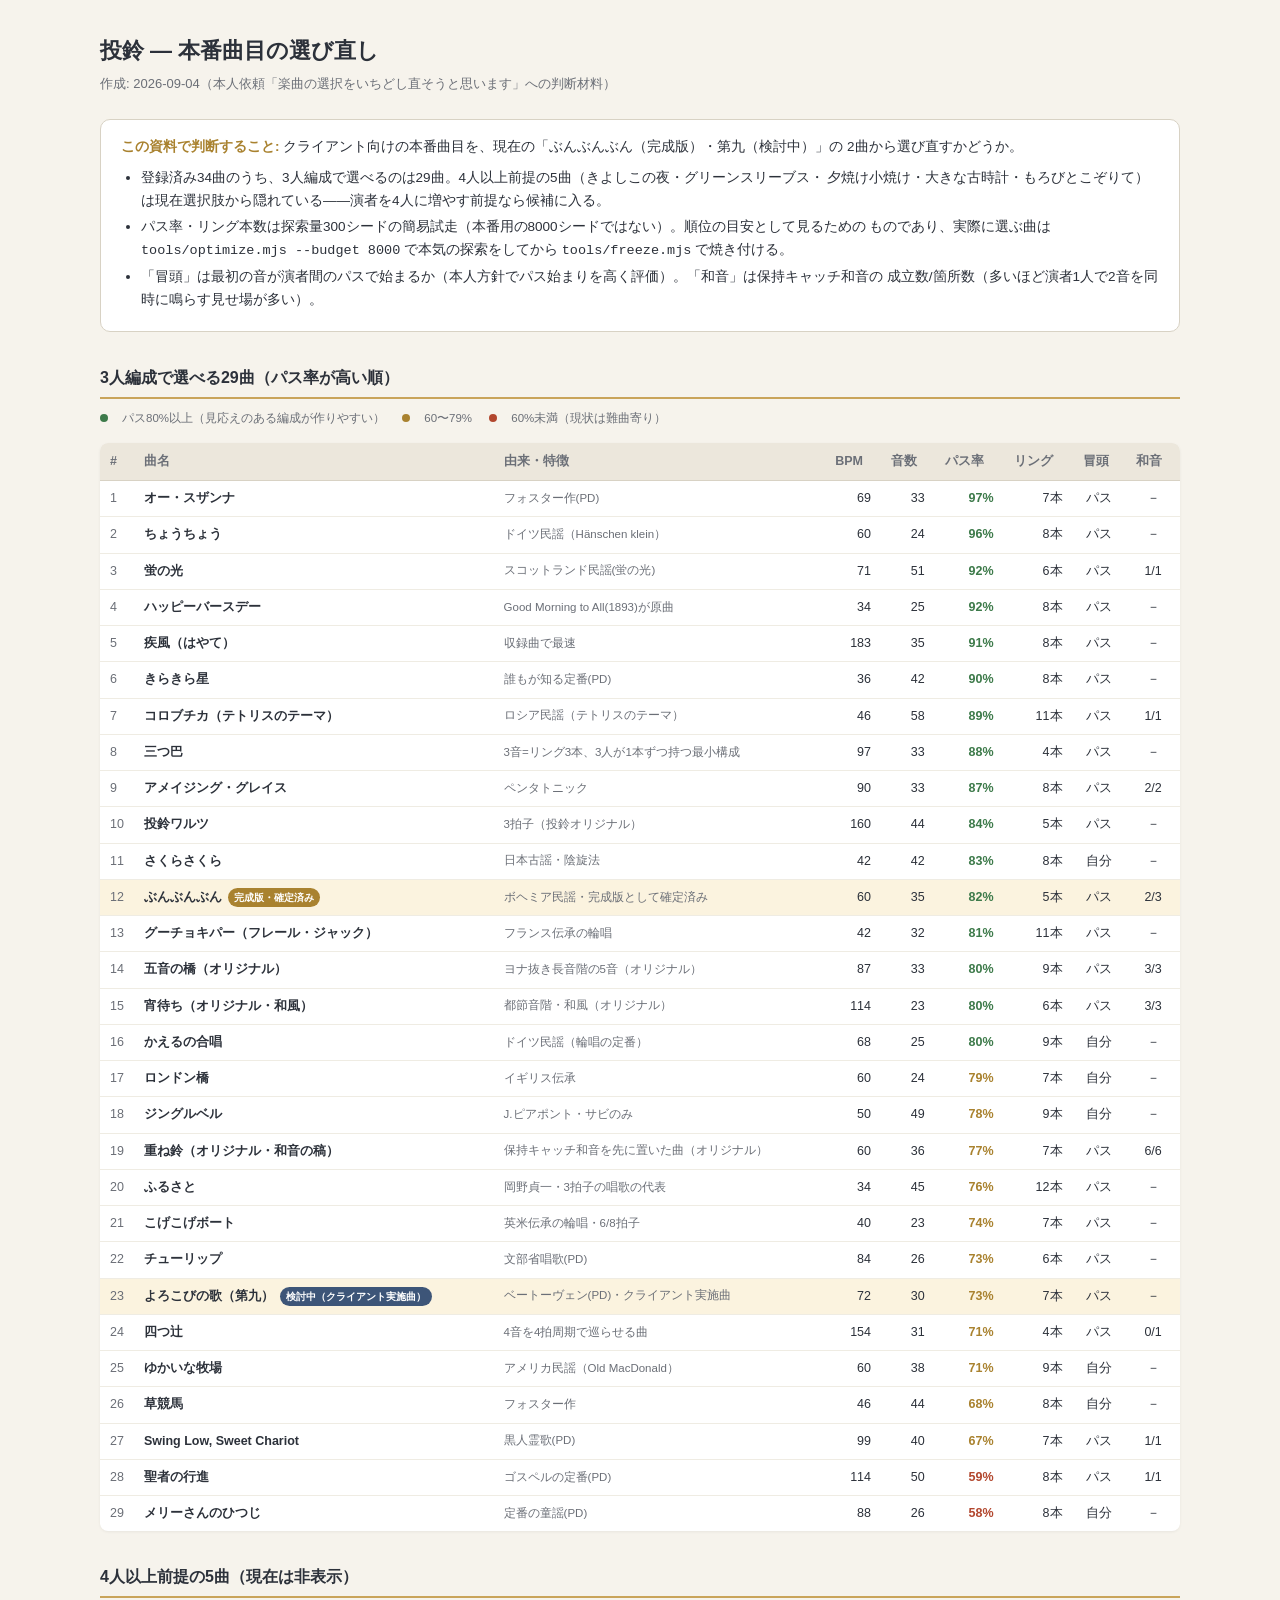
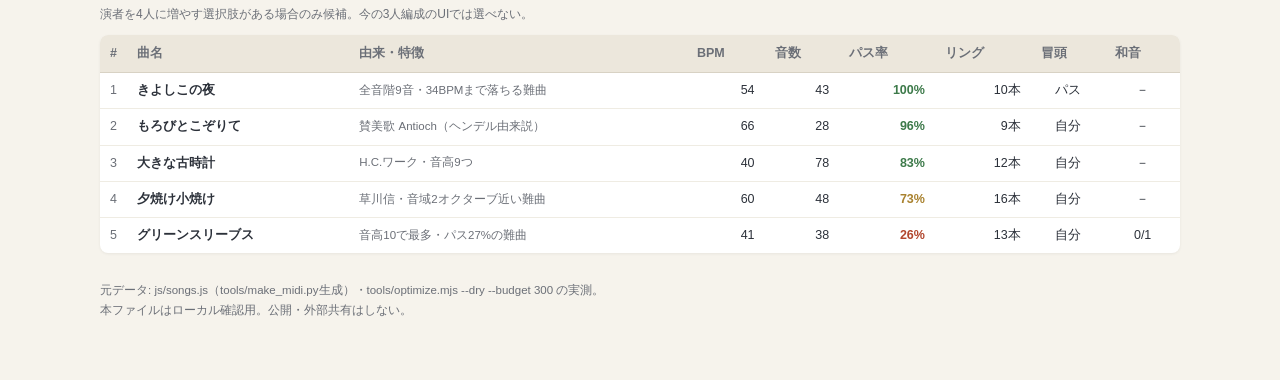
<file: docs/song_selection_2026-09-04.html>
<!DOCTYPE html>
<html lang="ja">
<head>
<meta charset="UTF-8">
<meta name="viewport" content="width=device-width, initial-scale=1.0">
<title>投鈴 — 本番曲目の選び直し（2026-09-04）</title>
<style>
  :root {
    --paper: #f6f3ec; --paper-deep: #ece7dc; --ink: #2c313a; --ink-soft: #6b6f77;
    --line: #d8d2c4; --brass: #a9822f; --brass-soft: #c9a45a; --performer: #3d5578; --warn: #b2472e;
  }
  * { box-sizing: border-box; }
  body {
    margin: 0; padding: 32px 28px 60px; background: var(--paper); color: var(--ink);
    font-family: -apple-system, "Hiragino Sans", sans-serif; line-height: 1.7;
  }
  .wrap { max-width: 1080px; margin: 0 auto; }
  h1 { font-size: 22px; margin: 0 0 4px; }
  .sub { color: var(--ink-soft); font-size: 13px; margin-bottom: 24px; }
  .brief {
    background: #fff; border: 1px solid var(--line); border-radius: 10px;
    padding: 16px 20px; margin-bottom: 28px; font-size: 13.5px;
  }
  .brief b { color: var(--brass); }
  .brief ul { margin: 8px 0 0; padding-left: 20px; }
  .brief li { margin: 3px 0; }
  h2 { font-size: 16px; margin: 32px 0 6px; border-bottom: 2px solid var(--brass-soft); padding-bottom: 6px; }
  .h2-note { font-size: 12px; color: var(--ink-soft); margin-bottom: 10px; }
  table { width: 100%; border-collapse: collapse; background: #fff; border-radius: 8px; overflow: hidden;
    box-shadow: 0 1px 3px rgba(0,0,0,0.06); font-size: 12.5px; }
  th { background: var(--paper-deep); text-align: left; padding: 8px 10px; font-weight: 600;
    color: var(--ink-soft); border-bottom: 1px solid var(--line); white-space: nowrap; }
  td { padding: 7px 10px; border-bottom: 1px solid #efece3; vertical-align: middle; }
  tr:last-child td { border-bottom: none; }
  tr.hi { background: #fbf3df; }
  td.rank { color: var(--ink-soft); width: 24px; }
  td.name { font-weight: 600; white-space: nowrap; }
  td.desc { color: var(--ink-soft); font-size: 11.5px; }
  td.num { text-align: right; font-variant-numeric: tabular-nums; white-space: nowrap; }
  td.ctr { text-align: center; white-space: nowrap; }
  .tag { display: inline-block; margin-left: 6px; font-size: 10px; padding: 1px 6px; border-radius: 999px;
    font-weight: 600; vertical-align: middle; }
  .tag-done { background: var(--brass); color: #fff; }
  .tag-progress { background: var(--performer); color: #fff; }
  .foot { margin-top: 28px; font-size: 11.5px; color: var(--ink-soft); }
  .legend { font-size: 11.5px; color: var(--ink-soft); margin: 10px 0 14px; }
  .legend span { margin-right: 14px; }
  .dot { display:inline-block; width:8px; height:8px; border-radius:50%; margin-right:4px; }
</style>
</head>
<body>
<div class="wrap">
  <h1>投鈴 — 本番曲目の選び直し</h1>
  <div class="sub">作成: 2026-09-04（本人依頼「楽曲の選択をいちどし直そうと思います」への判断材料）</div>

  <div class="brief">
    <b>この資料で判断すること:</b> クライアント向けの本番曲目を、現在の「ぶんぶんぶん（完成版）・第九（検討中）」の
    2曲から選び直すかどうか。
    <ul>
      <li>登録済み34曲のうち、3人編成で選べるのは29曲。4人以上前提の5曲（きよしこの夜・グリーンスリーブス・
        夕焼け小焼け・大きな古時計・もろびとこぞりて）は現在選択肢から隠れている——演者を4人に増やす前提なら候補に入る。</li>
      <li>パス率・リング本数は探索量300シードの簡易試走（本番用の8000シードではない）。順位の目安として見るための
        ものであり、実際に選ぶ曲は <code>tools/optimize.mjs --budget 8000</code> で本気の探索をしてから
        <code>tools/freeze.mjs</code> で焼き付ける。</li>
      <li>「冒頭」は最初の音が演者間のパスで始まるか（本人方針でパス始まりを高く評価）。「和音」は保持キャッチ和音の
        成立数/箇所数（多いほど演者1人で2音を同時に鳴らす見せ場が多い）。</li>
    </ul>
  </div>

  <h2>3人編成で選べる29曲（パス率が高い順）</h2>
  <div class="legend">
    <span><span class="dot" style="background:#3d7a4a"></span>パス80%以上（見応えのある編成が作りやすい）</span>
    <span><span class="dot" style="background:#a9822f"></span>60〜79%</span>
    <span><span class="dot" style="background:#b2472e"></span>60%未満（現状は難曲寄り）</span>
  </div>
  <table>
    <thead><tr>
      <th>#</th><th>曲名</th><th>由来・特徴</th><th>BPM</th><th>音数</th>
      <th>パス率</th><th>リング</th><th>冒頭</th><th>和音</th>
    </tr></thead>
    <tbody>
<tr>
      <td class="rank">1</td>
      <td class="name">オー・スザンナ</td>
      <td class="desc">フォスター作(PD)</td>
      <td class="num">69</td>
      <td class="num">33</td>
      <td class="num" style="color:#3d7a4a;font-weight:700">97%</td>
      <td class="num">7本</td>
      <td class="ctr">パス</td>
      <td class="ctr">－</td>
    </tr>
<tr>
      <td class="rank">2</td>
      <td class="name">ちょうちょう</td>
      <td class="desc">ドイツ民謡（Hänschen klein）</td>
      <td class="num">60</td>
      <td class="num">24</td>
      <td class="num" style="color:#3d7a4a;font-weight:700">96%</td>
      <td class="num">8本</td>
      <td class="ctr">パス</td>
      <td class="ctr">－</td>
    </tr>
<tr>
      <td class="rank">3</td>
      <td class="name">蛍の光</td>
      <td class="desc">スコットランド民謡(蛍の光)</td>
      <td class="num">71</td>
      <td class="num">51</td>
      <td class="num" style="color:#3d7a4a;font-weight:700">92%</td>
      <td class="num">6本</td>
      <td class="ctr">パス</td>
      <td class="ctr">1/1</td>
    </tr>
<tr>
      <td class="rank">4</td>
      <td class="name">ハッピーバースデー</td>
      <td class="desc">Good Morning to All(1893)が原曲</td>
      <td class="num">34</td>
      <td class="num">25</td>
      <td class="num" style="color:#3d7a4a;font-weight:700">92%</td>
      <td class="num">8本</td>
      <td class="ctr">パス</td>
      <td class="ctr">－</td>
    </tr>
<tr>
      <td class="rank">5</td>
      <td class="name">疾風（はやて）</td>
      <td class="desc">収録曲で最速</td>
      <td class="num">183</td>
      <td class="num">35</td>
      <td class="num" style="color:#3d7a4a;font-weight:700">91%</td>
      <td class="num">8本</td>
      <td class="ctr">パス</td>
      <td class="ctr">－</td>
    </tr>
<tr>
      <td class="rank">6</td>
      <td class="name">きらきら星</td>
      <td class="desc">誰もが知る定番(PD)</td>
      <td class="num">36</td>
      <td class="num">42</td>
      <td class="num" style="color:#3d7a4a;font-weight:700">90%</td>
      <td class="num">8本</td>
      <td class="ctr">パス</td>
      <td class="ctr">－</td>
    </tr>
<tr>
      <td class="rank">7</td>
      <td class="name">コロブチカ（テトリスのテーマ）</td>
      <td class="desc">ロシア民謡（テトリスのテーマ）</td>
      <td class="num">46</td>
      <td class="num">58</td>
      <td class="num" style="color:#3d7a4a;font-weight:700">89%</td>
      <td class="num">11本</td>
      <td class="ctr">パス</td>
      <td class="ctr">1/1</td>
    </tr>
<tr>
      <td class="rank">8</td>
      <td class="name">三つ巴</td>
      <td class="desc">3音=リング3本、3人が1本ずつ持つ最小構成</td>
      <td class="num">97</td>
      <td class="num">33</td>
      <td class="num" style="color:#3d7a4a;font-weight:700">88%</td>
      <td class="num">4本</td>
      <td class="ctr">パス</td>
      <td class="ctr">－</td>
    </tr>
<tr>
      <td class="rank">9</td>
      <td class="name">アメイジング・グレイス</td>
      <td class="desc">ペンタトニック</td>
      <td class="num">90</td>
      <td class="num">33</td>
      <td class="num" style="color:#3d7a4a;font-weight:700">87%</td>
      <td class="num">8本</td>
      <td class="ctr">パス</td>
      <td class="ctr">2/2</td>
    </tr>
<tr>
      <td class="rank">10</td>
      <td class="name">投鈴ワルツ</td>
      <td class="desc">3拍子（投鈴オリジナル）</td>
      <td class="num">160</td>
      <td class="num">44</td>
      <td class="num" style="color:#3d7a4a;font-weight:700">84%</td>
      <td class="num">5本</td>
      <td class="ctr">パス</td>
      <td class="ctr">－</td>
    </tr>
<tr>
      <td class="rank">11</td>
      <td class="name">さくらさくら</td>
      <td class="desc">日本古謡・陰旋法</td>
      <td class="num">42</td>
      <td class="num">42</td>
      <td class="num" style="color:#3d7a4a;font-weight:700">83%</td>
      <td class="num">8本</td>
      <td class="ctr">自分</td>
      <td class="ctr">－</td>
    </tr>
<tr class="hi">
      <td class="rank">12</td>
      <td class="name">ぶんぶんぶん<span class="tag tag-done">完成版・確定済み</span></td>
      <td class="desc">ボヘミア民謡・完成版として確定済み</td>
      <td class="num">60</td>
      <td class="num">35</td>
      <td class="num" style="color:#3d7a4a;font-weight:700">82%</td>
      <td class="num">5本</td>
      <td class="ctr">パス</td>
      <td class="ctr">2/3</td>
    </tr>
<tr>
      <td class="rank">13</td>
      <td class="name">グーチョキパー（フレール・ジャック）</td>
      <td class="desc">フランス伝承の輪唱</td>
      <td class="num">42</td>
      <td class="num">32</td>
      <td class="num" style="color:#3d7a4a;font-weight:700">81%</td>
      <td class="num">11本</td>
      <td class="ctr">パス</td>
      <td class="ctr">－</td>
    </tr>
<tr>
      <td class="rank">14</td>
      <td class="name">五音の橋（オリジナル）</td>
      <td class="desc">ヨナ抜き長音階の5音（オリジナル）</td>
      <td class="num">87</td>
      <td class="num">33</td>
      <td class="num" style="color:#3d7a4a;font-weight:700">80%</td>
      <td class="num">9本</td>
      <td class="ctr">パス</td>
      <td class="ctr">3/3</td>
    </tr>
<tr>
      <td class="rank">15</td>
      <td class="name">宵待ち（オリジナル・和風）</td>
      <td class="desc">都節音階・和風（オリジナル）</td>
      <td class="num">114</td>
      <td class="num">23</td>
      <td class="num" style="color:#3d7a4a;font-weight:700">80%</td>
      <td class="num">6本</td>
      <td class="ctr">パス</td>
      <td class="ctr">3/3</td>
    </tr>
<tr>
      <td class="rank">16</td>
      <td class="name">かえるの合唱</td>
      <td class="desc">ドイツ民謡（輪唱の定番）</td>
      <td class="num">68</td>
      <td class="num">25</td>
      <td class="num" style="color:#3d7a4a;font-weight:700">80%</td>
      <td class="num">9本</td>
      <td class="ctr">自分</td>
      <td class="ctr">－</td>
    </tr>
<tr>
      <td class="rank">17</td>
      <td class="name">ロンドン橋</td>
      <td class="desc">イギリス伝承</td>
      <td class="num">60</td>
      <td class="num">24</td>
      <td class="num" style="color:#a9822f;font-weight:700">79%</td>
      <td class="num">7本</td>
      <td class="ctr">自分</td>
      <td class="ctr">－</td>
    </tr>
<tr>
      <td class="rank">18</td>
      <td class="name">ジングルベル</td>
      <td class="desc">J.ピアポント・サビのみ</td>
      <td class="num">50</td>
      <td class="num">49</td>
      <td class="num" style="color:#a9822f;font-weight:700">78%</td>
      <td class="num">9本</td>
      <td class="ctr">自分</td>
      <td class="ctr">－</td>
    </tr>
<tr>
      <td class="rank">19</td>
      <td class="name">重ね鈴（オリジナル・和音の稿）</td>
      <td class="desc">保持キャッチ和音を先に置いた曲（オリジナル）</td>
      <td class="num">60</td>
      <td class="num">36</td>
      <td class="num" style="color:#a9822f;font-weight:700">77%</td>
      <td class="num">7本</td>
      <td class="ctr">パス</td>
      <td class="ctr">6/6</td>
    </tr>
<tr>
      <td class="rank">20</td>
      <td class="name">ふるさと</td>
      <td class="desc">岡野貞一・3拍子の唱歌の代表</td>
      <td class="num">34</td>
      <td class="num">45</td>
      <td class="num" style="color:#a9822f;font-weight:700">76%</td>
      <td class="num">12本</td>
      <td class="ctr">パス</td>
      <td class="ctr">－</td>
    </tr>
<tr>
      <td class="rank">21</td>
      <td class="name">こげこげボート</td>
      <td class="desc">英米伝承の輪唱・6/8拍子</td>
      <td class="num">40</td>
      <td class="num">23</td>
      <td class="num" style="color:#a9822f;font-weight:700">74%</td>
      <td class="num">7本</td>
      <td class="ctr">パス</td>
      <td class="ctr">－</td>
    </tr>
<tr>
      <td class="rank">22</td>
      <td class="name">チューリップ</td>
      <td class="desc">文部省唱歌(PD)</td>
      <td class="num">84</td>
      <td class="num">26</td>
      <td class="num" style="color:#a9822f;font-weight:700">73%</td>
      <td class="num">6本</td>
      <td class="ctr">パス</td>
      <td class="ctr">－</td>
    </tr>
<tr class="hi">
      <td class="rank">23</td>
      <td class="name">よろこびの歌（第九）<span class="tag tag-progress">検討中（クライアント実施曲）</span></td>
      <td class="desc">ベートーヴェン(PD)・クライアント実施曲</td>
      <td class="num">72</td>
      <td class="num">30</td>
      <td class="num" style="color:#a9822f;font-weight:700">73%</td>
      <td class="num">7本</td>
      <td class="ctr">パス</td>
      <td class="ctr">－</td>
    </tr>
<tr>
      <td class="rank">24</td>
      <td class="name">四つ辻</td>
      <td class="desc">4音を4拍周期で巡らせる曲</td>
      <td class="num">154</td>
      <td class="num">31</td>
      <td class="num" style="color:#a9822f;font-weight:700">71%</td>
      <td class="num">4本</td>
      <td class="ctr">パス</td>
      <td class="ctr">0/1</td>
    </tr>
<tr>
      <td class="rank">25</td>
      <td class="name">ゆかいな牧場</td>
      <td class="desc">アメリカ民謡（Old MacDonald）</td>
      <td class="num">60</td>
      <td class="num">38</td>
      <td class="num" style="color:#a9822f;font-weight:700">71%</td>
      <td class="num">9本</td>
      <td class="ctr">自分</td>
      <td class="ctr">－</td>
    </tr>
<tr>
      <td class="rank">26</td>
      <td class="name">草競馬</td>
      <td class="desc">フォスター作</td>
      <td class="num">46</td>
      <td class="num">44</td>
      <td class="num" style="color:#a9822f;font-weight:700">68%</td>
      <td class="num">8本</td>
      <td class="ctr">自分</td>
      <td class="ctr">－</td>
    </tr>
<tr>
      <td class="rank">27</td>
      <td class="name">Swing Low, Sweet Chariot</td>
      <td class="desc">黒人霊歌(PD)</td>
      <td class="num">99</td>
      <td class="num">40</td>
      <td class="num" style="color:#a9822f;font-weight:700">67%</td>
      <td class="num">7本</td>
      <td class="ctr">パス</td>
      <td class="ctr">1/1</td>
    </tr>
<tr>
      <td class="rank">28</td>
      <td class="name">聖者の行進</td>
      <td class="desc">ゴスペルの定番(PD)</td>
      <td class="num">114</td>
      <td class="num">50</td>
      <td class="num" style="color:#b2472e;font-weight:700">59%</td>
      <td class="num">8本</td>
      <td class="ctr">パス</td>
      <td class="ctr">1/1</td>
    </tr>
<tr>
      <td class="rank">29</td>
      <td class="name">メリーさんのひつじ</td>
      <td class="desc">定番の童謡(PD)</td>
      <td class="num">88</td>
      <td class="num">26</td>
      <td class="num" style="color:#b2472e;font-weight:700">58%</td>
      <td class="num">8本</td>
      <td class="ctr">自分</td>
      <td class="ctr">－</td>
    </tr>
    </tbody>
  </table>

  <h2>4人以上前提の5曲（現在は非表示）</h2>
  <div class="h2-note">演者を4人に増やす選択肢がある場合のみ候補。今の3人編成のUIでは選べない。</div>
  <table>
    <thead><tr>
      <th>#</th><th>曲名</th><th>由来・特徴</th><th>BPM</th><th>音数</th>
      <th>パス率</th><th>リング</th><th>冒頭</th><th>和音</th>
    </tr></thead>
    <tbody>
<tr>
      <td class="rank">1</td>
      <td class="name">きよしこの夜</td>
      <td class="desc">全音階9音・34BPMまで落ちる難曲</td>
      <td class="num">54</td>
      <td class="num">43</td>
      <td class="num" style="color:#3d7a4a;font-weight:700">100%</td>
      <td class="num">10本</td>
      <td class="ctr">パス</td>
      <td class="ctr">－</td>
    </tr>
<tr>
      <td class="rank">2</td>
      <td class="name">もろびとこぞりて</td>
      <td class="desc">賛美歌 Antioch（ヘンデル由来説）</td>
      <td class="num">66</td>
      <td class="num">28</td>
      <td class="num" style="color:#3d7a4a;font-weight:700">96%</td>
      <td class="num">9本</td>
      <td class="ctr">自分</td>
      <td class="ctr">－</td>
    </tr>
<tr>
      <td class="rank">3</td>
      <td class="name">大きな古時計</td>
      <td class="desc">H.C.ワーク・音高9つ</td>
      <td class="num">40</td>
      <td class="num">78</td>
      <td class="num" style="color:#3d7a4a;font-weight:700">83%</td>
      <td class="num">12本</td>
      <td class="ctr">自分</td>
      <td class="ctr">－</td>
    </tr>
<tr>
      <td class="rank">4</td>
      <td class="name">夕焼け小焼け</td>
      <td class="desc">草川信・音域2オクターブ近い難曲</td>
      <td class="num">60</td>
      <td class="num">48</td>
      <td class="num" style="color:#a9822f;font-weight:700">73%</td>
      <td class="num">16本</td>
      <td class="ctr">自分</td>
      <td class="ctr">－</td>
    </tr>
<tr>
      <td class="rank">5</td>
      <td class="name">グリーンスリーブス</td>
      <td class="desc">音高10で最多・パス27%の難曲</td>
      <td class="num">41</td>
      <td class="num">38</td>
      <td class="num" style="color:#b2472e;font-weight:700">26%</td>
      <td class="num">13本</td>
      <td class="ctr">自分</td>
      <td class="ctr">0/1</td>
    </tr>
    </tbody>
  </table>

  <div class="foot">
    元データ: js/songs.js（tools/make_midi.py生成）・tools/optimize.mjs --dry --budget 300 の実測。<br>
    本ファイルはローカル確認用。公開・外部共有はしない。
  </div>
</div>
</body>
</html>
</file>
<file: css/style.css>
/* 投鈴 — スタイル
   世界観: 白いコンクリートホールと大窓の光。紙白の地に細い墨線、真鍮の差し色。
   配色: ベース #f6f3ec(紙白) / メイン #2c313a(墨) / アクセント #a9822f(真鍮) */

:root {
  --paper: #f6f3ec;
  --paper-deep: #ece7dc;
  --ink: #2c313a;
  --ink-soft: #6b6f77;
  --line: #d8d2c4;
  --brass: #a9822f;
  --brass-soft: #c9a45a;
  --performer: #3d5578;
  --warn: #b2472e;
}

* { box-sizing: border-box; margin: 0; padding: 0; }

.sr-only {
  position: absolute;
  width: 1px;
  height: 1px;
  padding: 0;
  margin: -1px;
  overflow: hidden;
  clip-path: inset(50%);
  white-space: nowrap;
  border: 0;
}

body {
  background: var(--paper);
  color: var(--ink);
  font-family: "Hiragino Sans", "Hiragino Kaku Gothic ProN", "Yu Gothic", sans-serif;
  font-size: 14px;
  line-height: 1.7;
}

header {
  display: flex;
  align-items: flex-end;
  gap: 28px;
  padding: 26px 32px 14px;
  border-bottom: 1px solid var(--line);
}

.title-block h1 {
  font-family: "Hiragino Mincho ProN", "Yu Mincho", serif;
  font-size: 42px;
  font-weight: 600;
  letter-spacing: 0.14em;
  line-height: 1;
}

#app-version {
  font-size: 10.5px;
  color: var(--ink-soft);
  letter-spacing: 0.06em;
  margin-left: 12px;
  font-family: "Hiragino Sans", sans-serif;
  font-weight: 400;
  vertical-align: 6px;
}

.av-sync input[type="range"] { width: 110px; }
#avsync-val { font-variant-numeric: tabular-nums; min-width: 3ch; text-align: right; color: var(--ink); }

.title-block .reading {
  font-size: 12px;
  color: var(--ink-soft);
  letter-spacing: 0.4em;
  margin-left: 12px;
  font-family: "Hiragino Sans", sans-serif;
}

.tagline {
  font-family: "Hiragino Mincho ProN", "Yu Mincho", serif;
  font-size: 14px;
  color: var(--brass);
  letter-spacing: 0.22em;
  margin-top: 8px;
}

.subtitle {
  color: var(--ink-soft);
  font-size: 12.5px;
  padding-bottom: 4px;
}
.subtitle .note { font-size: 11.5px; opacity: 0.85; }

main { padding: 0 32px 40px; max-width: 1280px; margin: 0 auto; }

/* --- 舞台 --- */
#stage-wrap {
  /* 舞台の高さの一次情報。stage.js が getComputedStyle で読む（JSに数値を持たせない） */
  --stage-h: 360px;
  margin: 18px 0 0;
  border: 1px solid var(--line);
  border-radius: 3px;
  background: linear-gradient(180deg, #faf8f3 0%, #f1ede3 100%);
  overflow: hidden;
}
#stage { display: block; width: 100%; height: var(--stage-h); }
/* 名札の上に重ねる編集欄。canvasには入力欄を置けないので、同じ位置にHTMLを浮かせる */
#stage-wrap { position: relative; }
#stage-name {
  position: absolute;
  display: none;
  font-size: 11px;
  font-family: inherit;
  text-align: center;
  color: var(--ink);
  background: var(--bg);
  border: 1px solid var(--brass);
  border-radius: 4px;
  padding: 1px 2px;
  z-index: 3;
}
#stage-name:focus { outline: none; }

/* --- トランスポート・設定 --- */
#transport, #config {
  display: flex;
  align-items: center;
  flex-wrap: wrap;
  gap: 14px 22px;
  padding: 12px 2px;
}
#transport { border-bottom: 1px dashed var(--line); }

#transport .spacer { flex: 1; }

/* 状態バッジ（2026-08-26 レビュー起因）: いま見ているのが完成版か、おまかせか、
   完成版から離れた編集中かを常時表示する。金の四角や🔒だけでは伝わらず、
   自動保存の復元でも状態が黙って変わりうるため、曲名の隣に常設する。 */
#status-badge {
  display: inline-flex;
  align-items: center;
  gap: 6px;
  font-size: 11.5px;
  font-weight: 600;
  padding: 4px 10px;
  border-radius: 12px;
  white-space: nowrap;
}
#status-badge:empty { display: none; }
#status-badge.st-frozen { background: rgba(169,130,47,0.14); color: var(--brass); border: 1px solid rgba(169,130,47,0.4); }
#status-badge.st-seeded { background: rgba(61,122,90,0.12); color: #3d7a5a; border: 1px solid rgba(61,122,90,0.35); }
#status-badge.st-editing { background: rgba(178,71,46,0.12); color: var(--warn); border: 1px solid rgba(178,71,46,0.4); }
#status-badge button {
  font-size: 11px;
  padding: 1px 8px;
  border-radius: 8px;
  border: 1px solid currentColor;
  background: transparent;
  color: inherit;
  cursor: pointer;
  line-height: 1.6;
}
#status-badge button:hover { background: rgba(0,0,0,0.06); }

/* 二次操作（MIDI・行動表コピー・曲データ）。#transport の直接の子として
   gapによる間隔を保つため display:contents で自身は箱を作らない。
   デスクトップでは常時展開・トグルボタンは非表示（従来の見た目のまま）。 */
#transport-more { display: contents; }
#btn-more-toggle { display: none; }

button {
  font: inherit;
  font-size: 13px;
  color: var(--ink);
  background: transparent;
  border: 1px solid var(--ink-soft);
  border-radius: 2px;
  padding: 6px 16px;
  cursor: pointer;
  letter-spacing: 0.06em;
  transition: background 0.15s, color 0.15s;
}
button:hover { background: var(--ink); color: var(--paper); }

button.primary {
  border-color: var(--brass);
  color: var(--brass);
  font-weight: 600;
  min-width: 96px;
}
button.primary:hover, button.primary.playing {
  background: var(--brass);
  color: var(--paper);
}

label { color: var(--ink-soft); font-size: 12.5px; display: inline-flex; align-items: center; gap: 6px; }
/* テンポのつまみ。数値は等幅にして、動かしても隣の「BPM」が揺れないようにする */
label.tempo input[type="range"] { width: 130px; }
#bpm-val {
  color: var(--ink);
  font-weight: 600;
  font-variant-numeric: tabular-nums;
  min-width: 3ch;
  text-align: right;
}
label.check { cursor: pointer; }

input[type="number"], select {
  font: inherit;
  font-size: 13px;
  color: var(--ink);
  background: #fffdf8;
  border: 1px solid var(--line);
  border-radius: 2px;
  padding: 3px 6px;
  width: 58px;
}
select { width: auto; padding-right: 4px; }
input[type="range"] { accent-color: var(--brass); width: 120px; }
#flight-val { color: var(--ink); font-variant-numeric: tabular-nums; }
.sub-note { font-size: 11px; color: var(--ink-soft); opacity: 0.85; }

#ring-summary {
  font-size: 12px;
  color: var(--ink-soft);
  padding: 2px 2px 8px;
  min-height: 20px;
}
#ring-summary b { color: var(--ink); font-weight: 600; }
.cap-over { color: var(--warn); font-weight: 600; }
.cap-ok { color: var(--brass); }
/* 演者間パス率。目安を下回ったら警告色（リング超過と同じ扱い） */
.pass-ok { color: var(--brass); }
.pass-ok b, .pass-low b { font-weight: 600; }
.pass-low { color: var(--warn); font-weight: 600; }

/* 開始時の持ち方（2026-08-25 本人要望）。
   舞台のリングは音高で色分けされているだけで音名が書かれていないため、
   開演の瞬間に誰が何を持つのかが読み取れなかった。舞台と同じ色の丸を添えて、
   文字と絵が一対一で対応するようにする。 */
#start-layout {
  padding: 0 2px 10px;
}
#start-layout:empty { display: none; }
.sl-head {
  font-size: 11px;
  color: var(--ink-soft);
  letter-spacing: 0.08em;
  margin: 0 0 5px;
  font-weight: 600;
}
.sl-rows { display: flex; flex-wrap: wrap; gap: 6px; }
.sl-row {
  display: flex;
  align-items: center;
  gap: 8px;
  background: var(--panel);
  border: 1px solid var(--line);
  border-radius: 7px;
  padding: 5px 10px 5px 8px;
}
/* 演者名は入力欄だが、平常時は文字に見せる（枠が並ぶと表が読みにくい）。
   触れると編集できると分かるよう、ホバーと入力中だけ枠を出す。 */
.sl-perf {
  font-size: 11px;
  color: var(--ink-soft);
  font-weight: 600;
  width: 4.6em;
  min-width: 4.6em;
  border: 1px solid transparent;
  border-radius: 4px;
  background: transparent;
  padding: 2px 4px;
  font-family: inherit;
}
.sl-perf:hover { border-color: var(--line); background: var(--bg); }
.sl-perf:focus {
  border-color: var(--brass);
  background: var(--bg);
  color: var(--ink);
  outline: none;
}
.sl-hint { font-weight: 400; opacity: 0.75; margin-left: 6px; }
.sl-slot { display: flex; align-items: center; gap: 4px; font-size: 12px; }
.sl-where { font-style: normal; font-size: 10.5px; color: var(--ink-soft); }
.sl-note {
  display: inline-flex;
  align-items: center;
  gap: 4px;
  color: var(--ink);
  font-weight: 600;
}
.sl-note::before {
  content: "";
  width: 11px; height: 11px;
  border-radius: 50%;
  border: 2.4px solid var(--c);
  box-sizing: border-box;
}
.sl-empty { font-size: 11px; color: var(--ink-soft); opacity: 0.7; }

/* 作曲者向けの設定群（2026-08-26 レビュー A）。演者数・滞空・パッシングなどは
   振付を組む側の道具で、演出家が見て組み直す画面にはノイズだった。既定は折りたたみ、
   曲名の下に「何を設定できるか」だけが1行見える形にする（#effort-panelと同じ考え方）。 */
#composer-settings {
  border: 1px solid var(--line);
  border-radius: 8px;
  background: #f3efe6;
  padding: 0;
  margin: 0 0 10px;
}
#composer-settings > summary {
  cursor: pointer;
  padding: 10px 12px;
  font-size: 12.5px;
  color: var(--ink-soft);
  font-weight: 600;
  list-style: none;
}
#composer-settings > summary::-webkit-details-marker { display: none; }
#composer-settings > summary::before { content: "▸ "; color: var(--brass); }
#composer-settings[open] > summary::before { content: "▾ "; }
#composer-settings > summary:hover { color: var(--ink); }
#composer-settings > #config { padding: 4px 12px 12px; }
#composer-settings > #effort-panel { margin: 0 12px 12px; }
/* ★#config は `#config { display: flex }` をID指定で持つため、details折りたたみの
   UA既定（details:not([open]) > *:not(summary){display:none}）より詳細度が高く、
   閉じていても表示され続けてしまう。ID2つで明示的に上書きして正しく隠す
   （実機確認で発見: isOpenByDefault=false なのに configVisible="flex" だった）。 */
#composer-settings:not([open]) > #config { display: none; }

/* 難易度の重み付け（2026-08-25 本人要望）。
   常時開いておくには項目が多く、かといって隠すと存在に気づけない。
   閉じた状態でも「何を設定できるか」が1行で分かる details にする。 */
#effort-panel {
  border: 1px solid var(--line);
  border-radius: 8px;
  background: var(--panel);
  padding: 0;
  margin: 0 0 10px;
}
#effort-panel > summary {
  cursor: pointer;
  padding: 9px 12px;
  font-size: 12px;
  color: var(--ink-soft);
  font-weight: 600;
  list-style: none;
}
#effort-panel > summary::-webkit-details-marker { display: none; }
#effort-panel > summary::before { content: "▸ "; color: var(--brass); }
#effort-panel[open] > summary::before { content: "▾ "; }
#effort-panel > summary:hover { color: var(--ink); }
.effort-grid {
  display: grid;
  grid-template-columns: repeat(auto-fit, minmax(190px, 1fr));
  gap: 10px 16px;
  padding: 4px 12px 10px;
}
.effort-grid label {
  display: flex;
  flex-direction: column;
  gap: 3px;
  font-size: 11.5px;
  color: var(--ink);
}
.effort-grid select { font-size: 12px; padding: 3px 4px; }
.effort-grid i {
  font-style: normal;
  font-size: 10.5px;
  color: var(--ink-soft);
  opacity: 0.9;
  line-height: 1.4;
}
.effort-note {
  margin: 0;
  padding: 0 12px 10px;
  font-size: 11px;
  color: var(--ink-soft);
}
.effort-note b { color: var(--ink); font-weight: 600; }

/* Qシート冒頭の「開演時の構え」。演者はこれを見て舞台に立つ */
.cue-start {
  margin: 0 0 8px;
  padding: 7px 10px;
  font-size: 12px;
  color: var(--ink);
  background: var(--panel);
  border-left: 3px solid var(--brass);
  border-radius: 0 6px 6px 0;
}
/* 組み直しの編集卓（2026-08-26 全面改訂。DAWのインスペクタ風・常設）。
   浮きポップオーバーは透明感と小ささで視認性が悪く廃止。クライアントが一番使う
   画面なので、位置固定・不透明・大きな押し場所・自然文の状態表示を最優先にする */
#edit-strip {
  margin: 8px 0 0;
  border: 1px solid var(--line);
  border-top: 3px solid var(--brass);
  border-radius: 0 0 8px 8px;
  background: #efe9dc;
  font-size: 12.5px;
}
.es-empty {
  padding: 12px 14px;
  color: var(--ink-soft);
}
.es-empty b { color: var(--ink); }
.es-keys { margin-left: 12px; font-size: 10.5px; opacity: 0.75; }
.es-body {
  display: flex;
  flex-wrap: wrap;
  align-items: center;
  gap: 10px 22px;
  padding: 10px 14px 12px;
}
.es-id { min-width: 170px; }
.es-note { font-weight: 700; font-size: 14px; color: var(--ink); }
.es-route { font-size: 11.5px; color: var(--ink-soft); margin-top: 2px; }
.es-route b { color: var(--ink); font-weight: 600; }
/* 選択中のキーボード操作の一覧（2026-09-04 レビュー#7）。空欄時の.es-keysと同じ弱さで、
   常設だが目立たせない（都度読む注意書きではなく、迷ったときだけ目に入ればよい） */
.es-keys-active { font-size: 10.5px; opacity: 0.65; margin-top: 4px; max-width: 220px; }
.es-groups { display: flex; flex-wrap: wrap; gap: 8px 22px; }
.es-group { display: flex; flex-direction: column; gap: 4px; }
.es-label { font-size: 10.5px; color: var(--ink-soft); letter-spacing: 0.06em; }
.es-seg { display: flex; }
.es-seg button {
  font-size: 12px;
  padding: 7px 11px;
  min-width: 40px;
  border: 1px solid var(--line);
  border-left-width: 0;
  background: #f8f5ee;
  color: var(--ink);
  cursor: pointer;
}
.es-seg button:first-child { border-left-width: 1px; border-radius: 6px 0 0 6px; }
.es-seg button:last-child { border-radius: 0 6px 6px 0; }
.es-seg button:hover { background: #fffdf7; }
.es-seg button.on {
  background: var(--ink);
  border-color: var(--ink);
  color: #f8f5ee;
  font-weight: 600;
}
.es-seg button.on.auto { background: var(--brass); border-color: var(--brass); }
.es-seg button small { display: block; font-size: 8.5px; line-height: 1; opacity: 0.75; }
.es-actions { display: flex; gap: 6px; }
.es-actions button { font-size: 11.5px; padding: 7px 10px; }
#es-lock.locked { background: var(--brass); border-color: var(--brass); color: #f8f5ee; font-weight: 600; }
.es-seg button:disabled { opacity: 0.45; cursor: default; }
.es-status { flex-basis: 100%; font-size: 11.5px; color: var(--ink-soft); min-height: 15px; }
.es-status .ok { color: var(--brass); font-weight: 600; }
.es-status .warn { color: var(--warn); font-weight: 600; cursor: pointer; text-decoration: underline; }

/* 変更の履歴（2026-09-04 レビューB「DAWで言うアンドゥ履歴パネル」）。
   選択の有無に関わらず出す小さな帯。行は「元に戻す」で時間を戻す対象ではなく、
   クリックすると該当の投げへ飛ぶだけのナビゲーション（時間を戻すのは上の「元に戻す」）。 */
.es-history {
  border-top: 1px dashed var(--line);
  padding: 8px 14px 10px;
  font-size: 11px;
}
.es-history-head { color: var(--ink-soft); letter-spacing: 0.04em; margin-bottom: 4px; }
.es-history ol { list-style: none; margin: 0; padding: 0; display: flex; flex-direction: column; gap: 2px; }
.es-history li { color: var(--ink-soft); padding: 2px 0; }
.es-history li.jumpable { cursor: pointer; color: var(--ink); }
.es-history li.jumpable:hover { color: var(--brass); text-decoration: underline; }

@media (pointer: coarse) {
  .es-seg button, .es-actions button { min-height: 44px; }
  .es-history li.jumpable { min-height: 32px; display: flex; align-items: center; }
}

#btn-clear-fixes { font-size: 11px; margin-left: 6px; }

.cue-start b {
  color: var(--ink-soft);
  font-weight: 600;
  font-size: 11px;
  margin-right: 8px;
}

#notice {
  border-left: 3px solid var(--brass);
  background: #f4efe3;
  color: var(--ink);
  font-size: 12.5px;
  padding: 8px 14px;
  margin-bottom: 10px;
  border-radius: 0 2px 2px 0;
}
#notice.error { border-left-color: var(--warn); background: #f7ece5; color: var(--warn); }

#warnings {
  border-left: 3px solid var(--warn);
  background: #f7ece5;
  color: var(--warn);
  font-size: 12.5px;
  padding: 8px 14px;
  margin-bottom: 10px;
  border-radius: 0 2px 2px 0;
}
#warnings div { margin: 1px 0; }

/* 警告は1行ずつクリックしてその箇所へ飛べる。ボタンだが「文章の行」に見せたいので、
   共通の button スタイル（枠・中央寄せ）を打ち消して左揃えの行に戻す。 */
.warn-jump {
  display: block;
  width: 100%;
  margin: 1px 0;
  padding: 2px 4px;
  border: none;
  border-radius: 2px;
  background: transparent;
  color: inherit;
  font: inherit;
  font-size: 12.5px;
  letter-spacing: normal;
  text-align: left;
  cursor: pointer;
}
.warn-jump:hover { background: rgba(178, 71, 46, 0.12); color: inherit; }
.warn-jump:focus-visible { outline: 2px solid var(--warn); outline-offset: -1px; }
.warn-more { margin: 1px 0; padding: 2px 4px; }

/* --- 楽譜と行動表 --- */
#score-area { margin-top: 6px; }

/* 位置表示・ズーム・ループ（稽古の道具立て） */
#score-toolbar {
  display: flex;
  align-items: center;
  flex-wrap: wrap;
  gap: 10px 14px;
  padding: 10px 2px 6px;
}
#pos-readout {
  font-variant-numeric: tabular-nums;
  font-size: 12.5px;
  color: var(--ink);
  min-width: 160px;
}
#score-toolbar .spacer { flex: 1; }
.zoom-group { display: inline-flex; align-items: center; gap: 6px; }
#inp-zoom { width: 90px; }
button.mini { padding: 2px 10px; min-width: 30px; line-height: 1.5; }
button.mini-wide { padding: 2px 12px; font-size: 12px; line-height: 1.7; }
button.active { background: var(--brass); color: var(--paper); border-color: var(--brass); }
button:focus-visible, input:focus-visible {
  outline: 2px solid var(--brass-soft);
  outline-offset: 1px;
}

/* ナビゲーター: 全曲の見取り図。いま見えている範囲だけ紙が明るく「開いている」 */
.nav-row {
  display: flex;
  border: 1px solid var(--line);
  border-radius: 3px;
  background: #eae4d6;
  margin-bottom: 6px;
  overflow: hidden;
}
.nav-gutter {
  flex: 0 0 92px;
  border-right: 1px solid var(--line);
  background: #f3efe6;
  font-size: 10.5px;
  color: var(--ink-soft);
  letter-spacing: 0.2em;
  display: flex;
  align-items: center;
  padding-left: 10px;
}
#nav-body { flex: 1; min-width: 0; }
#navigator { display: block; touch-action: none; }

/* ルーラー: なぞって再生位置を動かす場所（音符編集とは分離） */
.ruler-stub {
  height: 22px;
  background: #f1ede2;
  border-bottom: 1px solid rgba(44, 49, 58, 0.25);
}
#ruler { display: block; touch-action: none; cursor: col-resize; }

/* ルーラーの見た目は22pxのまま、操作の当たり判定だけ44px（design-system.md「44 CSS
   pixels以上」）へ広げる透明レイヤー。幅はJS側でルーラーと同じ値を都度セットする。
   #scroll-areaはoverflow-y:hiddenなので上にははみ出せず、下（楽譜側）へだけ拡張する
   （最高音の行の上端に少し重なるが、その境界ではルーラー操作を優先する設計）。 */
#ruler-hit {
  position: absolute;
  top: 0;
  left: 0;
  height: 44px;
  touch-action: none;
  cursor: col-resize;
}

.score-row { display: flex; border: 1px solid var(--line); border-radius: 3px; background: #fbf9f4; }

.gutter-col {
  flex: 0 0 92px;
  border-right: 1px solid var(--line);
  background: #f3efe6;
}
#pr-gutter { display: block; width: 92px; }
#tl-gutter { border-top: 2px solid var(--line); }
#tl-gutter .perf-label {
  display: flex;
  flex-direction: column;
  justify-content: center;
  padding-left: 10px;
  border-bottom: 1px solid var(--line);
  font-size: 12px;
  color: var(--performer);
  font-weight: 600;
}
#tl-gutter .perf-label span { font-weight: 400; font-size: 10.5px; color: var(--ink-soft); line-height: 1.5; }
/* 13段ダイヤグラム（2026-08-26）: 名前=左の縦中央、段ラベル=右寄せで canvas の段に揃える */
#tl-gutter .perf-label { position: relative; justify-content: flex-start; padding: 0; }
#tl-gutter .perf-label .name-input {
  position: absolute;
  top: 50%;
  left: 2px;
  transform: translateY(-50%);
  width: 46px;
  font-size: 11px;
  background: transparent;
  z-index: 2;
}
#tl-gutter .row-labels { display: flex; flex-direction: column; margin-left: auto; }
#tl-gutter .row-labels i {
  font-style: normal;
  font-size: 9.5px;
  color: var(--ink-soft);
  display: flex;
  align-items: center;
  justify-content: flex-end;
  padding-right: 6px;
}
#tl-gutter .row-labels i:nth-child(1),
#tl-gutter .row-labels i:nth-child(2) { color: var(--ink); }
#tl-gutter .stand-label {
  display: flex;
  align-items: center;
  padding-left: 10px;
  font-size: 10px;
  color: var(--brass);
  font-weight: 600;
  border-bottom: 1px solid var(--line);
}
.name-input {
  font: inherit;
  font-size: 12px;
  font-weight: 600;
  color: var(--performer);
  background: transparent;
  border: none;
  border-bottom: 1px dashed transparent;
  width: 72px;
  padding: 0;
}
.name-input:hover { border-bottom-color: var(--line); }
.name-input:focus { outline: none; border-bottom-color: var(--brass); background: #fffdf8; }

#scroll-area {
  position: relative;
  overflow-x: auto;
  overflow-y: hidden;
  flex: 1;
}
#pianoroll { display: block; cursor: crosshair; }
#timeline { display: block; border-top: 2px solid var(--line); }

#playhead {
  position: absolute;
  top: 0;
  width: 1.5px;
  background: var(--brass);
  pointer-events: none;
}
/* 行動表: 再生位置で「今どの行動が進行中か」を演者レーンごとに示すハイライト。
   毎フレームの全幅Canvas再描画を避けるため、Canvasではなく小さなDOM要素を動かす。 */
.action-hl {
  position: absolute;
  border: 1.6px solid var(--brass);
  background: rgba(169, 130, 47, 0.16);
  border-radius: 4px;
  pointer-events: none;
  display: none;
}

/* ルーラー上の三角マーカー（プレイヘッドと一体で動く） */
/* 警告から飛んだ直後、どこに来たのかを一瞬だけ強く示す */
#playhead.flash { animation: playhead-flash 0.9s ease-out 1; }
@keyframes playhead-flash {
  0%   { box-shadow: 0 0 0 3px rgba(169, 130, 47, 0.55); background: var(--warn); }
  100% { box-shadow: 0 0 0 0 rgba(169, 130, 47, 0);      background: var(--brass); }
}

#playhead::before {
  content: "";
  position: absolute;
  top: 0;
  left: -5.25px;
  border: 6px solid transparent;
  border-top-color: var(--brass);
  border-bottom: none;
}

.hint { font-size: 11.5px; color: var(--ink-soft); padding: 8px 2px; }

/* --- 演者1人分の動きモーダル --- */
#solo-modal {
  position: fixed; inset: 0; z-index: 50;
  background: rgba(44, 49, 58, 0.45);
  display: flex; align-items: center; justify-content: center;
  padding: 20px;
}
#solo-modal[hidden] { display: none; }
#solo-panel {
  /* ソロ舞台の高さの一次情報。JSは getComputedStyle でここを読む
     （canvas自身の高さは setupCanvas のインラインstyleに上書きされるため）。 */
  --solo-h: 340px;
  background: var(--paper);
  border: 1px solid var(--line);
  border-radius: 3px;
  box-shadow: 0 12px 40px rgba(44, 49, 58, 0.25);
  padding: 16px 18px 14px;
  width: min(760px, 100%);
  max-height: 100%;
  overflow-y: auto;
}
#solo-head { display: flex; align-items: baseline; gap: 12px; }
#solo-head .spacer { flex: 1; }
#solo-title {
  font-family: "Hiragino Mincho ProN", "Yu Mincho", serif;
  font-size: 18px; font-weight: 600; letter-spacing: 0.08em;
}
#solo-stage {
  display: block; width: 100%; height: var(--solo-h);
  margin-top: 10px;
  border: 1px solid var(--line); border-radius: 2px;
  background: linear-gradient(180deg, #faf8f3 0%, #f1ede3 100%);
}
/* いま何をしているか。1行で高さを固定し、切り替わっても画面が揺れないようにする */
#solo-now {
  margin-top: 8px; padding: 7px 10px;
  background: #f1ede2; border-left: 3px solid var(--brass);
  font-size: 13px; min-height: 1.5em;
  font-variant-numeric: tabular-nums;
}
#solo-controls {
  display: flex; align-items: center; flex-wrap: wrap;
  gap: 8px 12px; margin-top: 10px;
}
#solo-controls .spacer { flex: 1; }
.solo-speed { display: inline-flex; align-items: center; gap: 6px; }
.solo-speed input[type="range"] { width: 110px; }
#solo-speed-val { font-variant-numeric: tabular-nums; min-width: 2.5ch; text-align: right; color: var(--ink); }
.cue-open {
  font: inherit; font-size: 12px; padding: 3px 12px;
  border: 1px solid var(--brass); border-radius: 2px;
  background: transparent; color: var(--brass); cursor: pointer;
}
.cue-open:hover { background: var(--brass); color: var(--paper); }

@media (max-width: 720px) {
  #solo-modal { padding: 8px; }
  #solo-panel { padding: 12px 12px 10px; --solo-h: 260px; }
}

/* --- Qシート（演者ごとの手順） --- */
#cuesheet { margin-top: 18px; border-top: 1px solid var(--line); padding-top: 12px; }
#cuesheet-head { display: flex; align-items: baseline; flex-wrap: wrap; gap: 8px 18px; }
#cuesheet h2 {
  font-family: "Hiragino Mincho ProN", "Yu Mincho", serif;
  font-size: 17px; font-weight: 600; letter-spacing: 0.08em;
}
.cuesheet-sub { font-family: "Hiragino Sans", sans-serif; font-size: 11.5px;
  color: var(--ink-soft); letter-spacing: normal; margin-left: 10px; font-weight: 400; }
#cuesheet-tabs { display: flex; gap: 6px; flex-wrap: wrap; }
.cue-tab {
  font: inherit; font-size: 12.5px; padding: 4px 14px;
  border: 1px solid var(--ink-soft); border-radius: 2px;
  background: transparent; color: var(--ink); cursor: pointer;
}
.cue-tab[aria-selected="true"] { background: var(--perf, #3d5578); border-color: var(--perf, #3d5578); color: var(--paper); }
#cuesheet-body { margin-top: 10px; max-height: 320px; overflow-y: auto;
  border: 1px solid var(--line); background: var(--paper-canvas, #fbf9f4); }
.cue-table { width: 100%; border-collapse: collapse; font-size: 12.5px; }
.cue-table th {
  text-align: left; font-weight: 600; color: var(--ink-soft); font-size: 11px;
  padding: 6px 10px; border-bottom: 1px solid var(--line);
  position: sticky; top: 0; background: #f1ede2; z-index: 1;
}
.cue-table td { padding: 4px 10px; border-bottom: 1px dashed var(--line); vertical-align: top; }
.cue-table td.cue-time { font-variant-numeric: tabular-nums; white-space: nowrap; color: var(--ink-soft); }
.cue-table td.cue-hand { white-space: nowrap; }
.cue-table tr.cue-prep td { color: var(--ink-soft); background: rgba(169,130,47,0.05); }
.cue-table tr.cue-now td { background: rgba(169,130,47,0.18); }
.cue-table tr.cue-catch td.cue-text { font-weight: 600; }

footer {
  border-top: 1px solid var(--line);
  padding: 16px 32px 28px;
  font-size: 11.5px;
  color: var(--ink-soft);
}

@media (max-width: 720px) {
  header { flex-direction: column; align-items: flex-start; gap: 8px; padding: 18px 16px 12px; }
  main { padding: 0 12px 32px; }
  #stage-wrap { --stage-h: 260px; }

  /* 稽古の現場（狭い画面）では、まずタイムラインが見えていること。
     編成の設定は一度決めたら触らないので楽譜の下へ回す。DOM順は変えない
     （デスクトップは従来どおり 設定→楽譜 の並び）。

     ★main の直接の子には**全員**に order を振ること（2026-08-26）。
     flex の order 既定値は 0 で、order:1 の #stage-wrap より小さい。
     振り忘れた要素は画面の一番上へ飛ぶ。実際 #start-layout と #cuesheet が
     振られておらず、狭い画面では舞台より前に出ていた。 */
  main { display: flex; flex-direction: column; }
  #stage-wrap   { order: 1; }
  #transport    { order: 2; }
  #ring-summary { order: 3; }
  #start-layout { order: 4; }
  #notice       { order: 5; }
  #warnings     { order: 6; }
  #score-area   { order: 7; }
  #cuesheet     { order: 8; }
  /* #config と #effort-panel は composer-settings に包まれた（2026-08-26 レビューA）ので
     その外枠に order を付ける。以前は #effort-panel が直接の子で order 未指定＝0だったため、
     狭い画面では stage-wrap より先に来てしまっていた（この変更で副次的に直る） */
  #composer-settings { order: 9; }

  /* ★狭い画面は「見る専用」（2026-08-26 本人方針「編集は出来なくていい」）。
     楽譜の編集・組み直しはドラッグとキーボードが前提で、指では扱えない。
     編集専用のUIを畳んで、舞台・再生・持ち方・ダイヤグラム・Qシートに集中させる。
     稽古で使う「この小節を反復」は残す（編集ではなく再生の道具なので）。 */
  #edit-strip,
  #btn-bar-insert, #btn-bar-delete, #btn-bar-undo, #btn-bar-lock,
  #btn-clear,
  .hint .edit-only { display: none; }

  /* 狭い画面では二次操作（MIDI・行動表コピー・曲データ）を畳んで、楽譜が見える
     量を優先する。「曲を保存」「曲を開く」の追加でこの必要性が上がった。 */
  #btn-more-toggle { display: inline-flex; }
  #transport-more:not(.open) > * { display: none; }
}

@media (pointer: coarse) {
  #btn-play,
  #btn-zoom-out,
  #btn-zoom-in,
  #btn-loop-bar,
  #btn-loop-clear,
  #btn-bar-insert,
  #btn-bar-delete,
  #btn-bar-undo,
  #btn-more-toggle,
  #solo-play,
  #solo-prev,
  #solo-next,
  #solo-close {
    min-height: 44px;
  }

  /* スライダーは見た目の線が細くても、つまみを掴める高さを確保する */
  #inp-zoom, #inp-bpm, #inp-flight, #solo-speed, #inp-avsync { height: 44px; }
  .effort-grid select, #effort-panel > summary, .sl-perf { min-height: 44px; }
}
</file>
